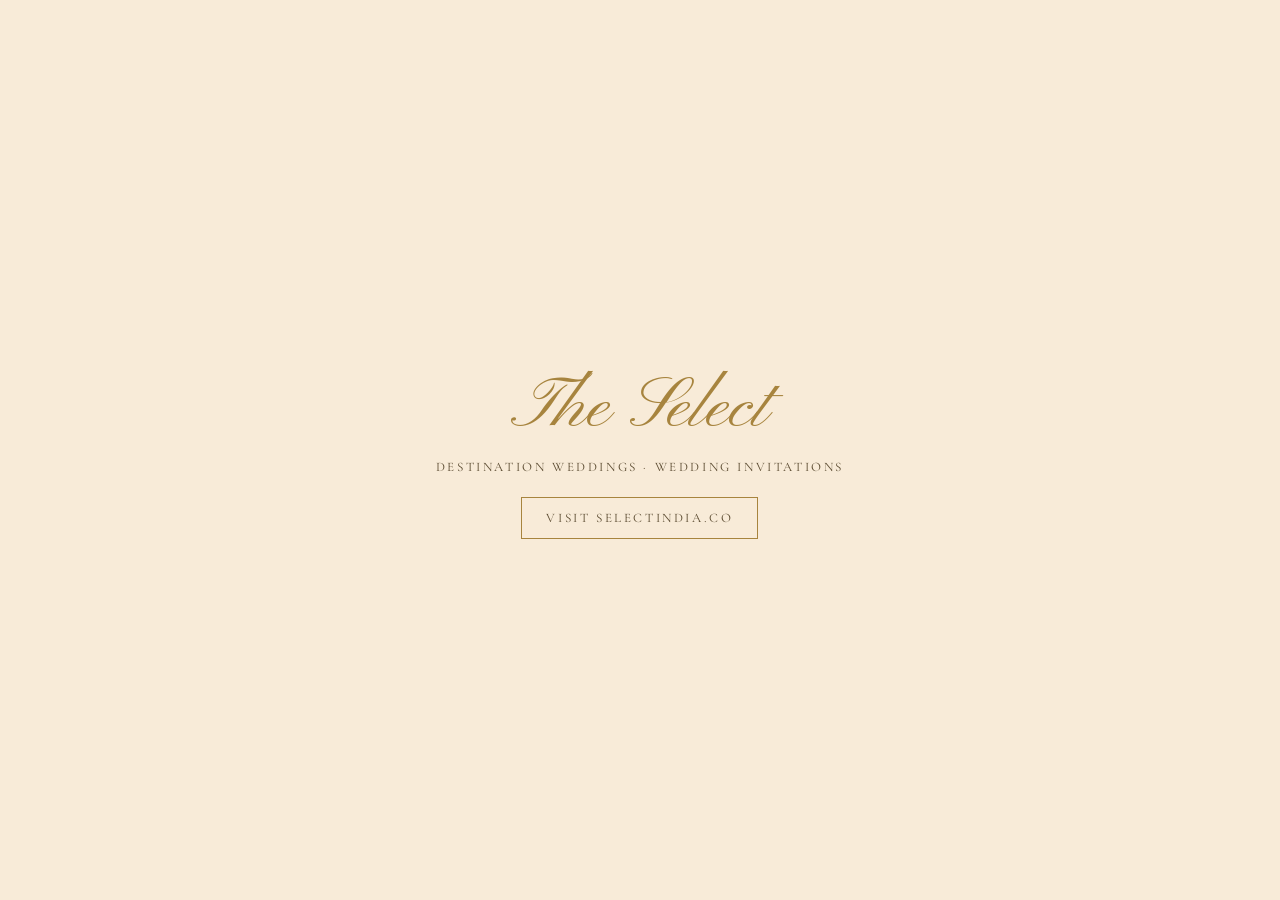
<file: index.html>
<!DOCTYPE html>
<html lang="en">
<head>
<meta charset="utf-8">
<meta name="viewport" content="width=device-width, initial-scale=1">
<meta name="robots" content="noindex, nofollow">
<title>The Select · Wedding Invitations</title>
<link rel="stylesheet" href="https://fonts.googleapis.com/css2?family=Cormorant+Garamond:wght@400;500&family=Pinyon+Script&display=swap">
<style>
  body{margin:0;min-height:100vh;display:grid;place-items:center;background:#F8EBD8;color:#5A4A30;font:400 18px/1.6 "Cormorant Garamond",Georgia,serif;text-align:center;padding:24px;box-sizing:border-box}
  h1{font:400 clamp(44px,9vw,72px)/1.1 "Pinyon Script",cursive;color:#A7843E;margin:0 0 8px}
  p{letter-spacing:.2em;text-transform:uppercase;font-size:13px;margin:0 0 24px}
  a{color:#5A4A30;border:1px solid #A7843E;padding:12px 24px;text-decoration:none;letter-spacing:.2em;text-transform:uppercase;font-size:13px}
</style>
</head>
<body>
  <main>
    <h1>The Select</h1>
    <p>Destination weddings · Wedding invitations</p>
    <a href="https://www.selectindia.co">Visit selectindia.co</a>
  </main>
</body>
</html>
</file>
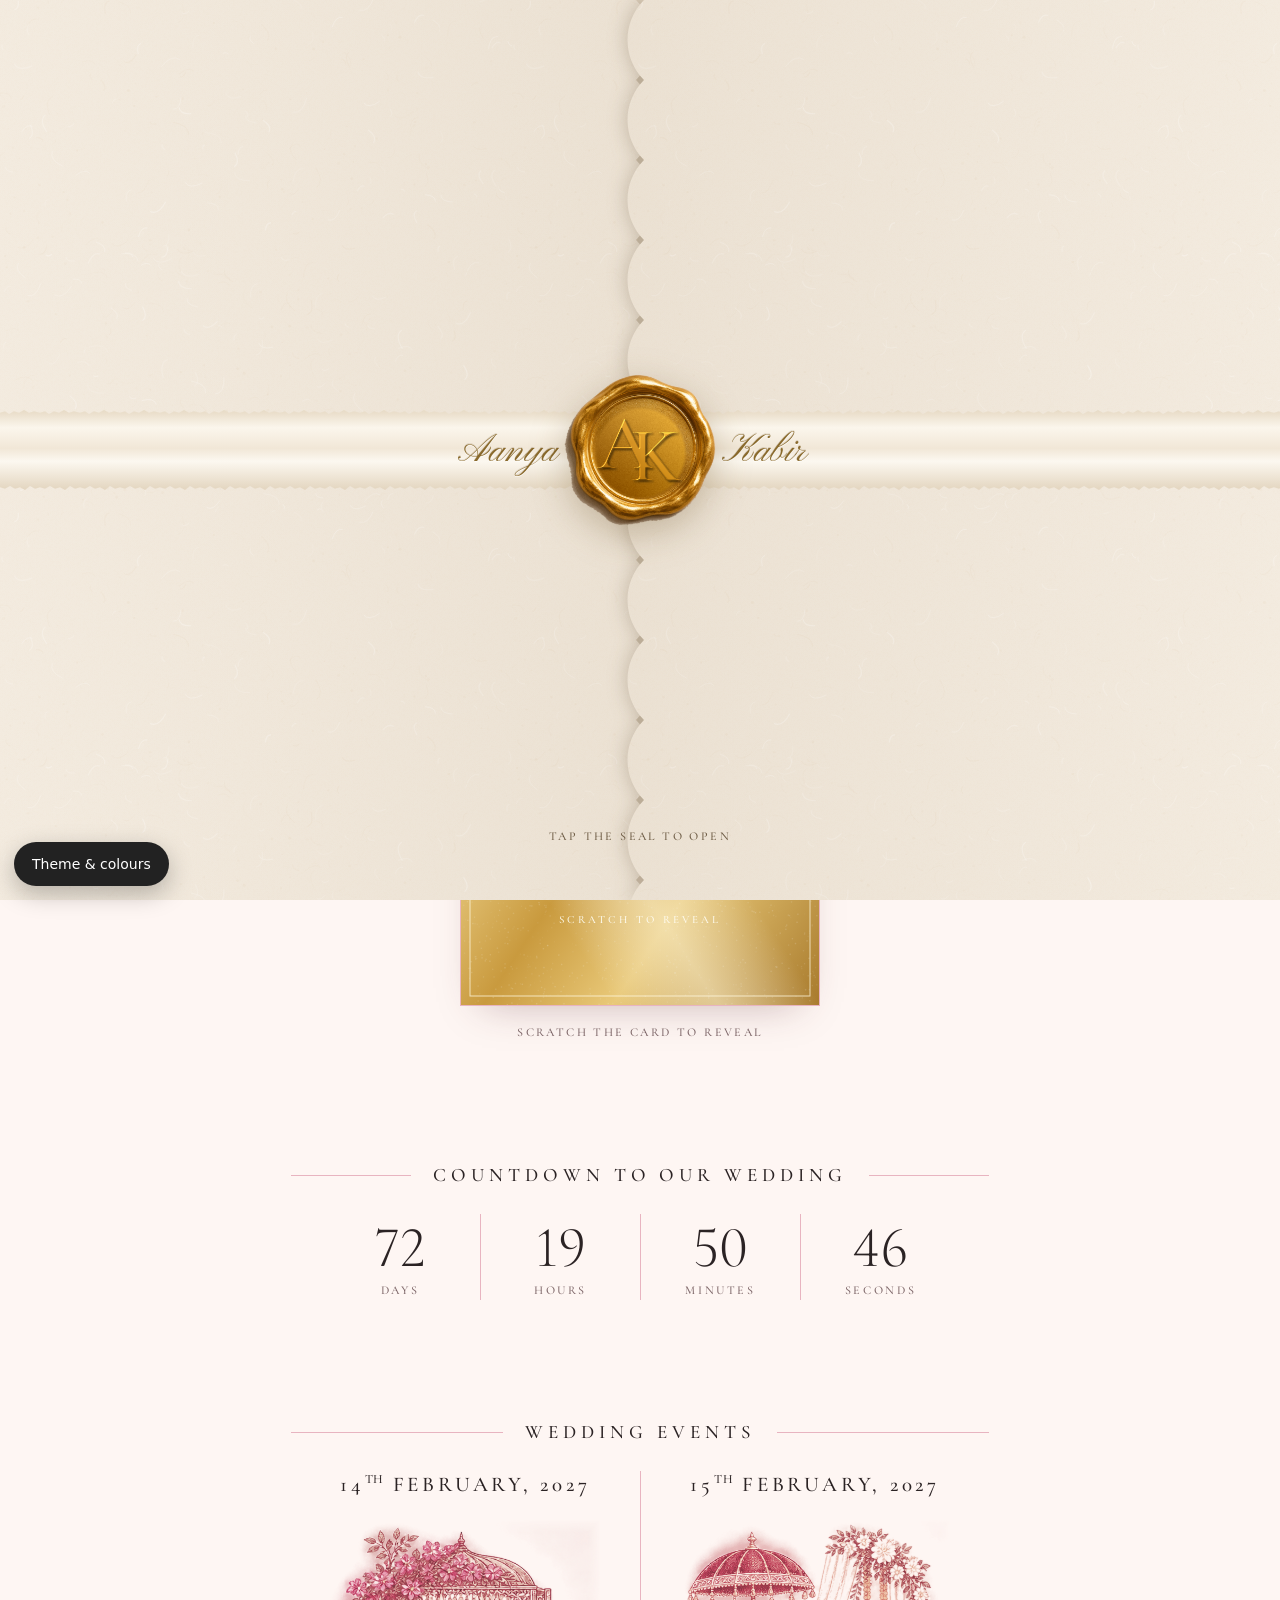
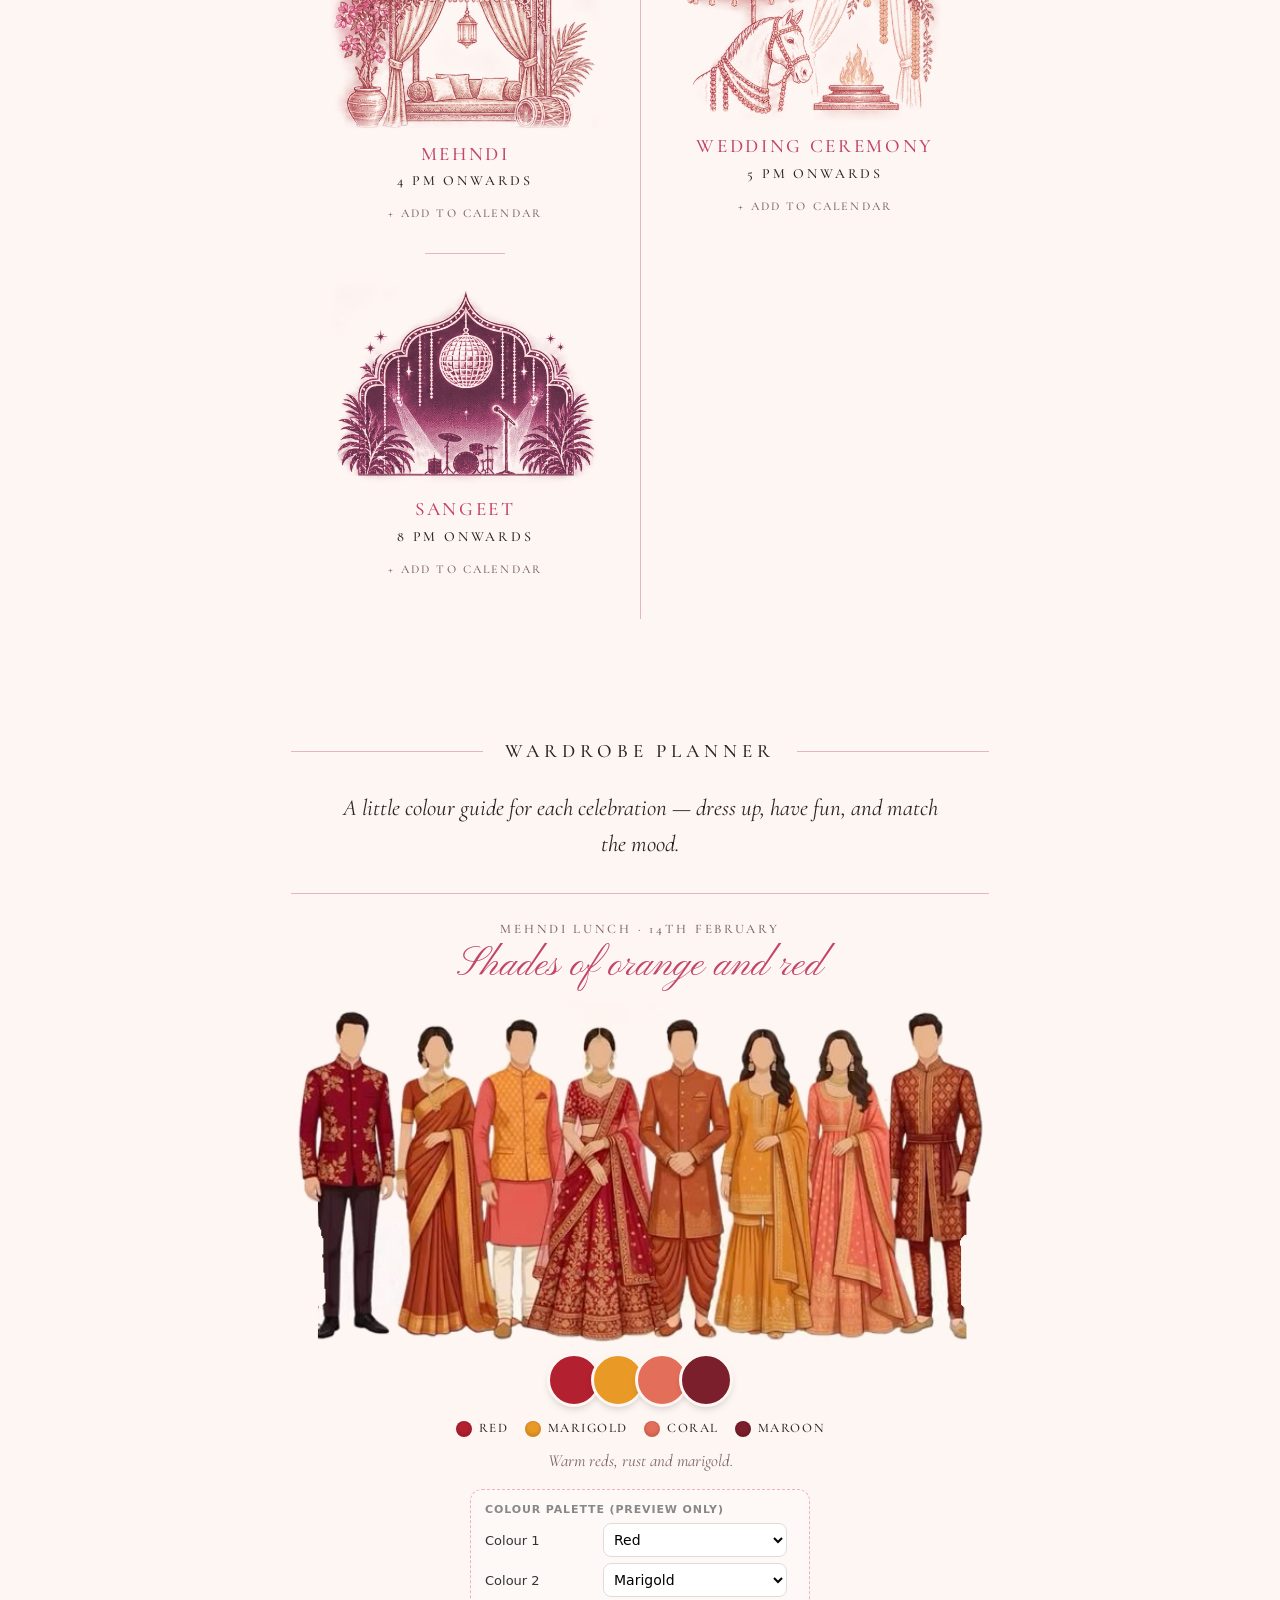
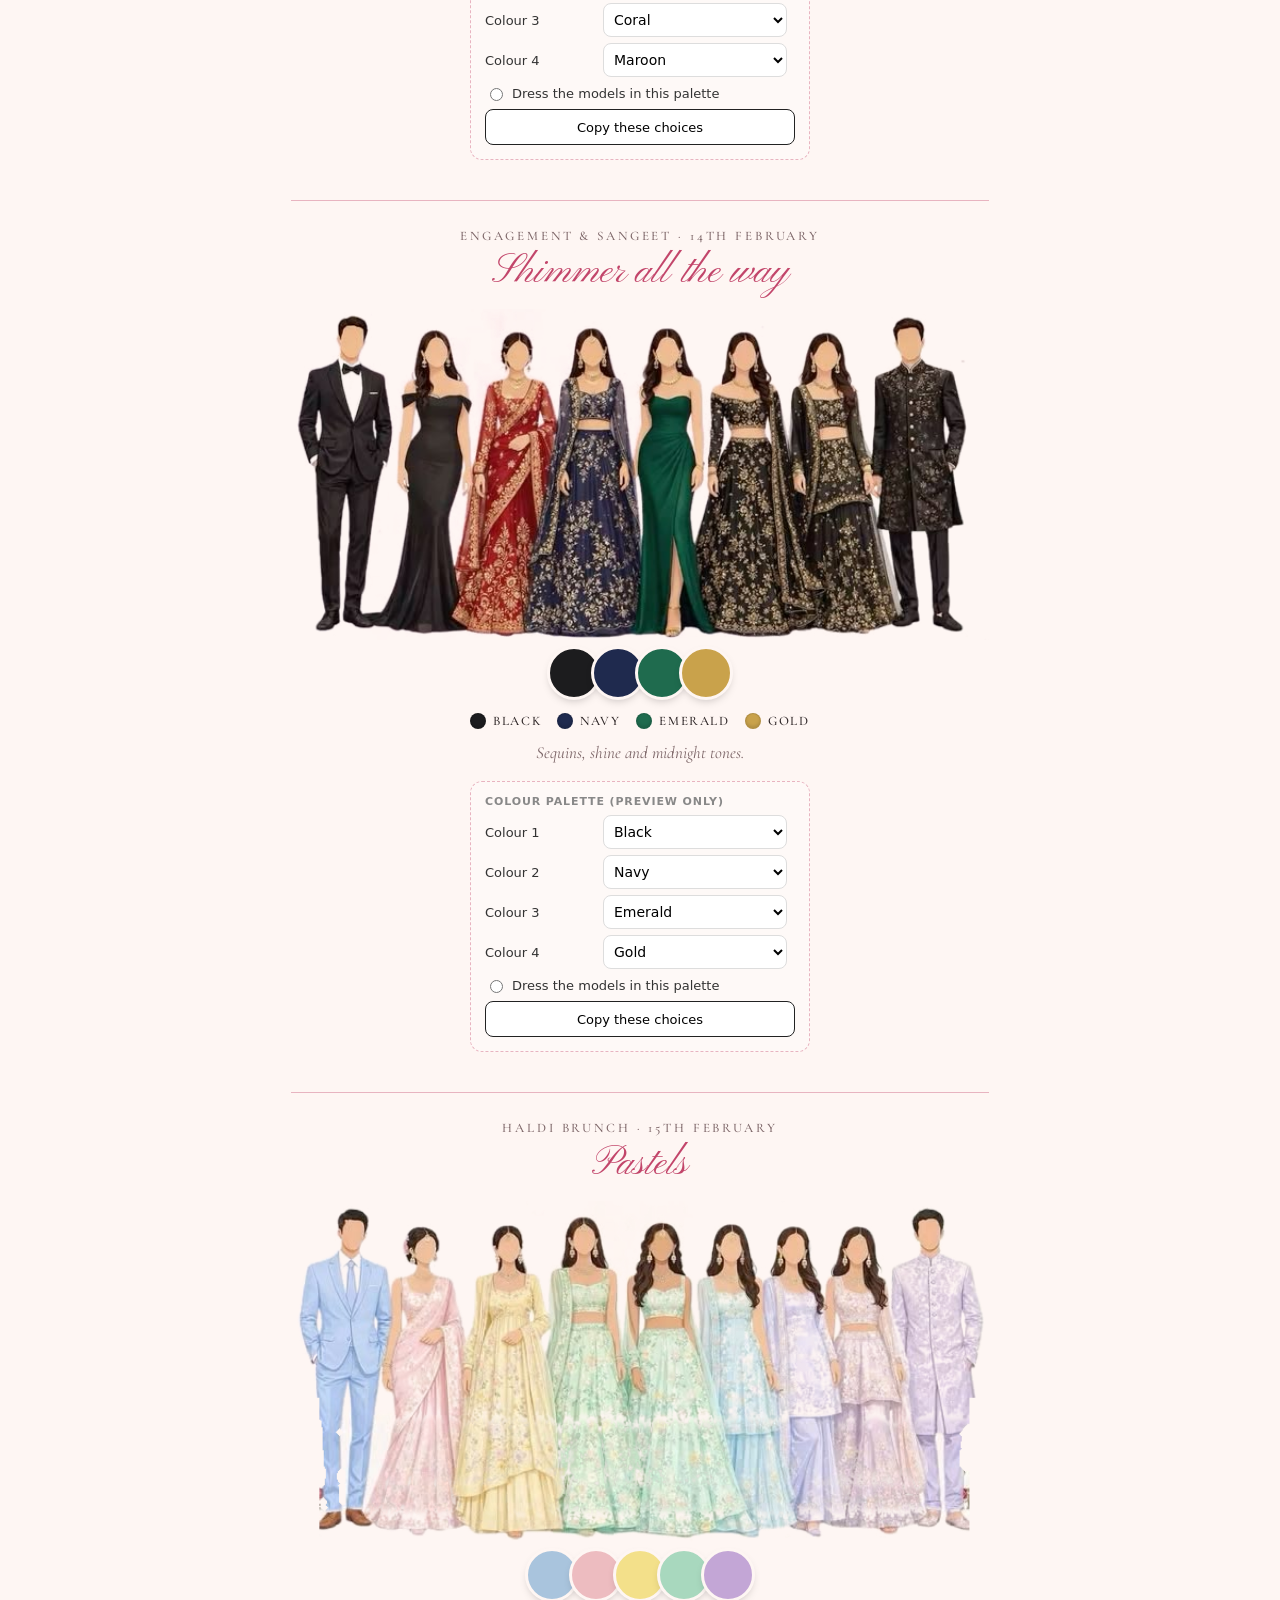
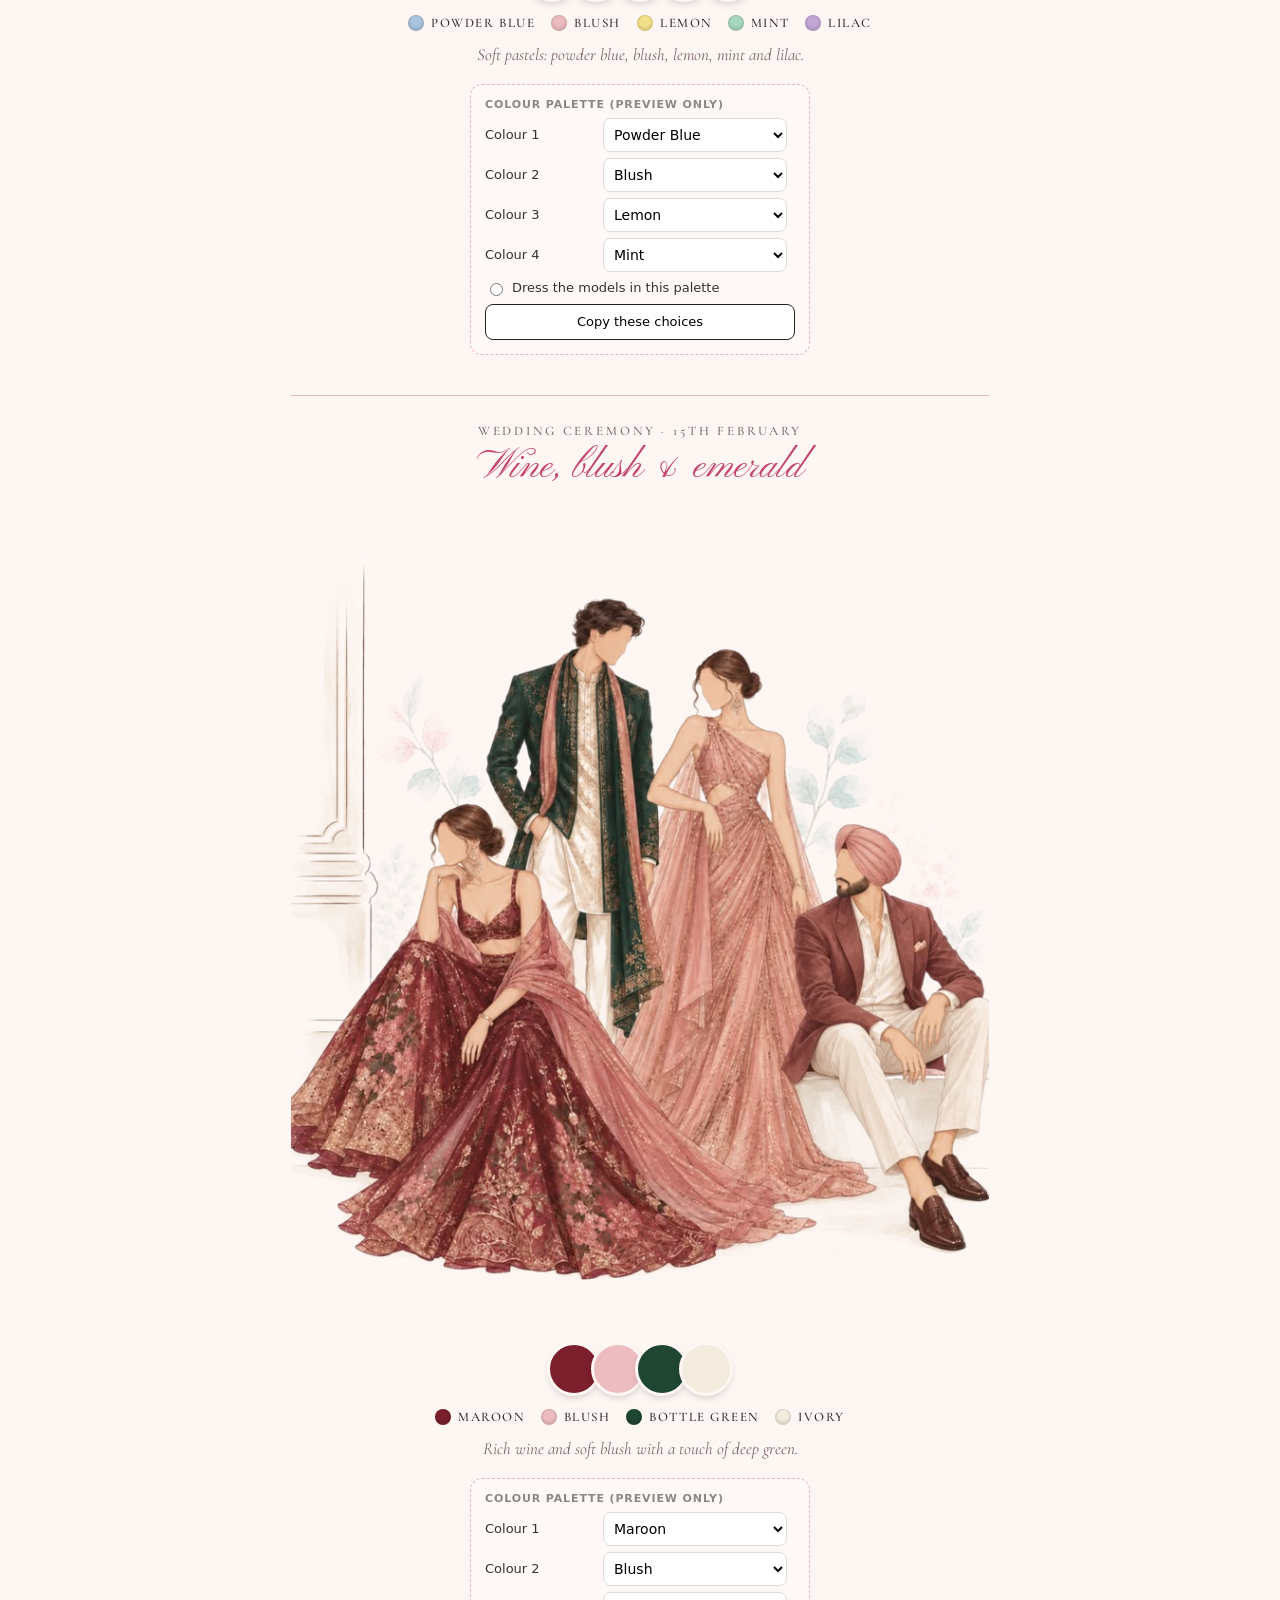
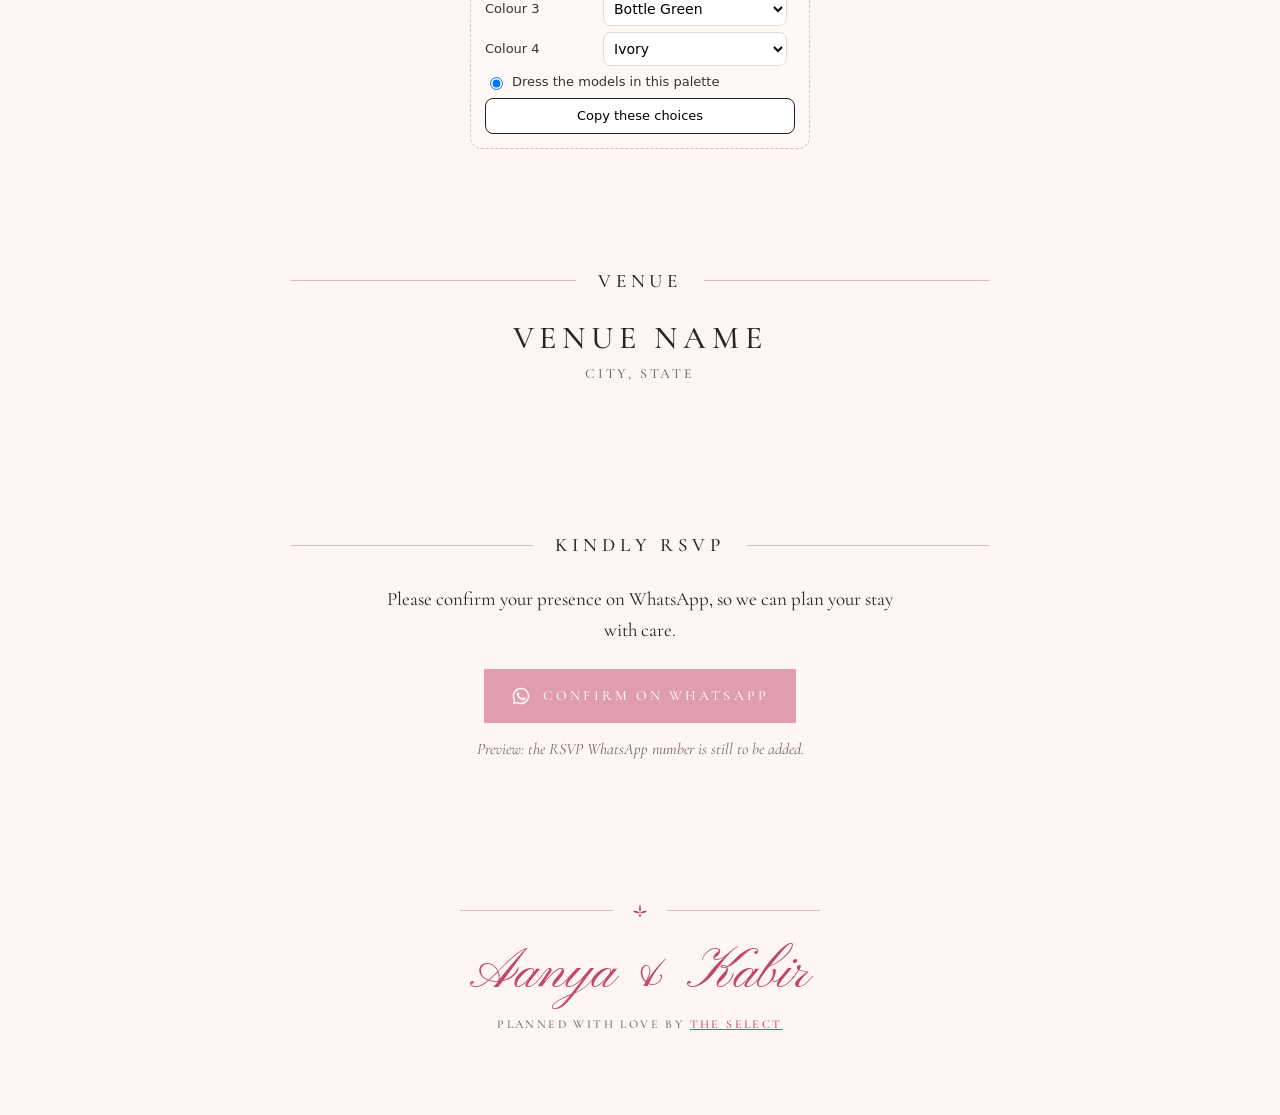
<file: _master/index.html>
<!DOCTYPE html>
<html lang="en">
<head>
<meta charset="utf-8">
<meta name="viewport" content="width=device-width, initial-scale=1">
<meta name="robots" content="noindex, nofollow">
<title>Wedding invitation</title>
<meta name="description" content="You are invited to our wedding.">
<link rel="preconnect" href="https://fonts.googleapis.com">
<link rel="preconnect" href="https://fonts.gstatic.com" crossorigin>
<link rel="stylesheet" href="https://fonts.googleapis.com/css2?family=Cormorant+Garamond:ital,wght@0,300;0,400;0,500;0,600;1,400&family=Pinyon+Script&display=swap">
<link rel="stylesheet" href="style.css?v=20261128141714">
</head>
<body class="locked">

<svg width="0" height="0" style="position:absolute" aria-hidden="true">
  <symbol id="orn" viewBox="0 0 40 24"><path fill="currentColor" d="M20 2c2 4 2 8 0 12-2-4-2-8 0-12Zm0 13c3-3 7-4 11-3-3 3-7 4-11 3Zm0 0c-3-3-7-4-11-3 3 3 7 4 11 3Zm0 1 1.6 3L20 22l-1.6-3Z"/></symbol>
  <symbol id="wa" viewBox="0 0 24 24"><path fill="currentColor" d="M12 2a10 10 0 0 0-8.6 15.1L2 22l5-1.3A10 10 0 1 0 12 2Zm0 18.2a8.2 8.2 0 0 1-4.2-1.2l-.3-.2-3 .8.8-2.9-.2-.3A8.2 8.2 0 1 1 12 20.2Zm4.5-6.1c-.2-.1-1.5-.7-1.7-.8s-.4-.1-.6.1-.7.8-.8 1-.3.2-.5.1a6.7 6.7 0 0 1-3.3-2.9c-.3-.4.2-.4.7-1.4a.4.4 0 0 0 0-.4l-.8-1.8c-.2-.5-.4-.4-.6-.4h-.5a1 1 0 0 0-.7.3 3 3 0 0 0-.9 2.2 5.2 5.2 0 0 0 1.1 2.7 11.8 11.8 0 0 0 4.5 4c1.7.7 2.3.8 3.2.7a2.7 2.7 0 0 0 1.8-1.3 2.2 2.2 0 0 0 .2-1.3c-.1-.1-.2-.2-.5-.3Z"/></symbol>
</svg>

<!-- ============ OPENING: gatefold card, silk ribbon, wax seal ============ -->
<div id="opening" class="opening gf" role="dialog" aria-label="Invitation">
  <div class="gf-door gf-door--l"><div class="gf-face"></div></div>
  <div class="gf-door gf-door--r"><div class="gf-face"></div></div>
  <div class="gf-ribbon gf-ribbon--l"></div>
  <div class="gf-ribbon gf-ribbon--r"></div>
  <svg class="gf-bow" viewBox="0 0 300 260" width="300" height="260" aria-hidden="true">
    <defs>
      <linearGradient id="silk" x1="0" y1="0" x2="1" y2="1"><stop offset="0" stop-color="#FBF6EC"/><stop offset=".45" stop-color="#EFE4D2"/><stop offset=".7" stop-color="#F8F1E5"/><stop offset="1" stop-color="#E2D4BE"/></linearGradient>
      <linearGradient id="silkD" x1="0" y1="0" x2="0" y2="1"><stop offset="0" stop-color="#F4EADB"/><stop offset="1" stop-color="#DCCBB1"/></linearGradient>
      <filter id="silkShadow" x="-20%" y="-20%" width="140%" height="140%"><feDropShadow dx="0" dy="3" stdDeviation="3" flood-color="#6B5434" flood-opacity=".28"/></filter>
    </defs>
    <g filter="url(#silkShadow)">
      <path d="M140 118C112 128 96 170 70 232l-6 4 6 3 4 7 3-6 5 2C102 186 124 150 146 128z" fill="url(#silkD)"/>
      <path d="M160 118C188 128 206 168 236 226l5 5-6 2-3 7-4-6-5 1C202 182 180 148 154 128z" fill="url(#silkD)"/>
      <path d="M146 112C120 82 60 70 46 98c-12 26 34 42 98 26z" fill="url(#silk)"/>
      <path d="M154 112C180 82 240 70 254 98c12 26-34 42-98 26z" fill="url(#silk)"/>
      <path d="M62 96c20-8 52 0 78 18M238 96c-20-8-52 0-78 18" stroke="#D9C8AE" stroke-width="2" fill="none" opacity=".8"/>
      <rect x="132" y="100" width="36" height="34" rx="9" fill="url(#silk)"/>
    </g>
  </svg>
  <div class="gf-centre">
    <p class="opening__dear" data-k="guestLine" hidden></p>
    <button type="button" class="seal" id="seal" aria-label="Open the invitation"><span id="sealArt"></span></button>
  </div>
  <p class="gf-hint caps caps--soft">Tap the seal to open</p>
</div>

<button type="button" id="musicBtn" class="music" aria-label="Pause music" hidden><svg viewBox="0 0 24 24" aria-hidden="true"><path d="M9 18V5l11-2v13" fill="none" stroke="currentColor" stroke-width="1.6" stroke-linecap="round" stroke-linejoin="round"/><circle cx="6.5" cy="18" r="2.6" fill="currentColor"/><circle cx="17.5" cy="16" r="2.6" fill="currentColor"/></svg></button>

<main id="invite">

  <header class="hero" id="top">
    <img class="fl fl--tl" data-floral="tl" alt="">
    <img class="fl fl--tr" data-floral="tr" alt="">
    <nav class="nav" id="nav" aria-label="Sections"></nav>

    <p class="blessing" data-k="blessing"></p>
    <p class="caps">Together with their families</p>
    <h1 class="names">
      <span data-k="couple.first"></span><span class="amp"> &amp; </span><span data-k="couple.second"></span>
    </h1>
    <p class="caps caps--lede" data-k="text.request"></p>
    <div class="orn"><span></span><svg aria-hidden="true"><use href="#orn"/></svg><span></span></div>
    <p class="caps caps--date" data-k="dates.display"></p>

    <figure class="art" id="art"><img id="artImg" alt=""></figure>
  </header>

  <section class="sec" id="welcome">
    <p class="welcome" data-k="text.welcomeBody"></p>
  </section>

  <section class="sec" id="reveal">
    <h2 class="head"><span data-k="text.revealTitle"></span></h2>
    <div class="scratch" id="scratch">
      <div class="scratch__date" id="scratchDate"></div>
      <canvas id="scratchCanvas" aria-label="Scratch to reveal the date"></canvas>
    </div>
    <p class="caps caps--soft scratch__hint" data-k="text.revealHint"></p>
  </section>

  <section class="sec" id="countdown">
    <h2 class="head"><span data-k="text.countdownTitle"></span></h2>
    <div class="count" id="count">
      <div><b data-u="d">00</b><span>Days</span></div>
      <div><b data-u="h">00</b><span>Hours</span></div>
      <div><b data-u="m">00</b><span>Minutes</span></div>
      <div><b data-u="s">00</b><span>Seconds</span></div>
    </div>
    <p class="count__done" id="countDone" hidden>The celebrations have begun</p>
  </section>

  <section class="sec" id="families">
    <h2 class="head"><span data-k="families.title"></span></h2>
    <div class="cols" id="familiesGrid"></div>
  </section>

  <section class="sec" id="events">
    <h2 class="head"><span data-k="text.eventsTitle"></span></h2>
    <div class="cols" id="dayCols"></div>
  </section>

  <section class="sec" id="wardrobe">
    <h2 class="head"><span data-k="text.wardrobeTitle"></span></h2>
    <p class="welcome ward__intro" data-k="text.wardrobeIntro"></p>
    <div class="ward" id="wardList"></div>
  </section>

  <section class="sec" id="venue">
    <h2 class="head"><span>Venue</span></h2>
    <p class="venue__name" data-k="venue.name"></p>
    <p class="caps caps--soft" data-k="venue.city"></p>
    <p class="venue__addr" data-k="venue.address"></p>
    <ul class="notes" id="venueNotes"></ul>
    <a class="btn" id="mapBtn" href="#" target="_blank" rel="noopener">Get directions <span aria-hidden="true">→</span></a>
  </section>

  <section class="sec" id="gallery">
    <h2 class="head"><span>Gallery</span></h2>
    <div class="gal" id="gal">
      <div class="gal__track" id="galTrack"></div>
      <button type="button" class="gal__arrow gal__arrow--p" id="galPrev" aria-label="Previous photo">‹</button>
      <button type="button" class="gal__arrow gal__arrow--n" id="galNext" aria-label="Next photo">›</button>
    </div>
  </section>

  <section class="sec" id="rsvp">
    <h2 class="head"><span data-k="text.rsvpTitle"></span></h2>
    <p class="rsvp__intro" data-k="rsvp.intro"></p>
    <a class="btn btn--solid" id="waBtn" href="#" target="_blank" rel="noopener"><svg aria-hidden="true"><use href="#wa"/></svg><span>Confirm on WhatsApp</span></a>
    <p class="rsvp__alt" id="waAlt"></p>
  </section>

  <section class="sec" id="contacts">
    <h2 class="head"><span>Need anything?</span></h2>
    <div class="cols" id="contactList"></div>
  </section>

  <footer class="foot">
    <img class="fl fl--bl" data-floral="bl" alt="">
    <img class="fl fl--br" data-floral="br" alt="">
    <div class="orn"><span></span><svg aria-hidden="true"><use href="#orn"/></svg><span></span></div>
    <p class="foot__names"><span data-k="couple.first"></span> &amp; <span data-k="couple.second"></span></p>
    <p class="caps caps--soft foot__by">Planned with love by <a href="https://www.instagram.com/theselectevents/" target="_blank" rel="noopener">The Select</a></p>
  </footer>
</main>

<aside id="studio" class="studio" hidden>
  <button type="button" class="studio__toggle" id="studioToggle" aria-expanded="false">Theme &amp; colours</button>
  <div class="studio__panel" id="studioPanel" hidden>
    <p class="studio__h">Theme</p>
    <div class="studio__row" id="packList"></div>
    <div class="studio__row studio__row--chips"><button type="button" id="replayBtn">↺ Replay the opening</button></div>
    <p class="studio__h">Background colour (text adapts automatically)</p>
    <div class="studio__row studio__row--bg" id="bgList"></div>
    <p class="studio__h">Opening card colour</p>
    <div class="studio__row studio__row--bg" id="doorList"></div>
    <p class="studio__h">…or a colour palette</p>
    <div class="studio__row" id="palList"></div>
    <p class="studio__h">Event illustrations</p>
    <div class="studio__row studio__row--chips" id="artList"></div>
    <p class="studio__h">Event emblem colour (events without an illustration)</p>
    <div class="studio__row studio__row--chips" id="iconList"></div>
    <p class="studio__note">Preview only — guests never see this panel.</p>
  </div>
</aside>

<audio id="music" loop preload="none"></audio>
<script src="wedding.js?v=20261128141714"></script>
<script src="flourish.js?v=20261128141714"></script>
<script src="themes.js?v=20261128141714"></script>
<script src="app.js?v=20261128141714"></script>
</body>
</html>
</file>
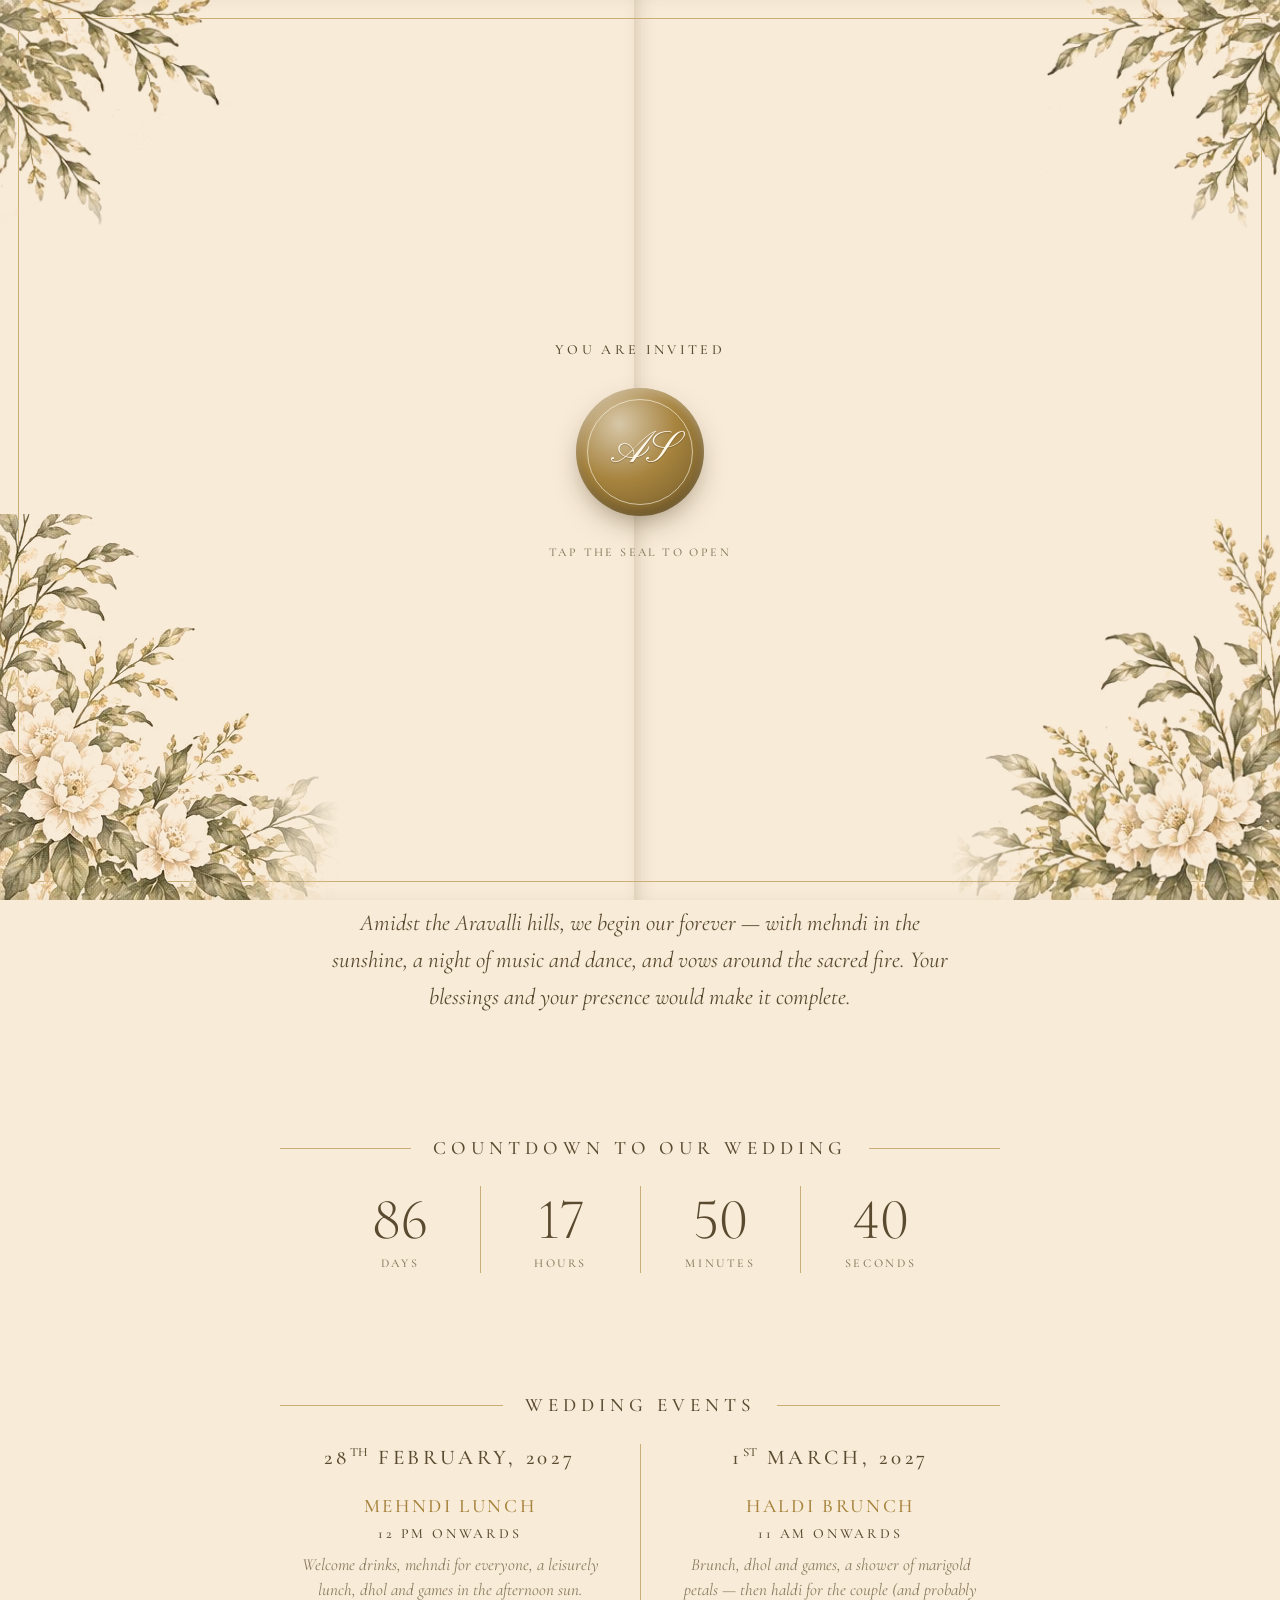
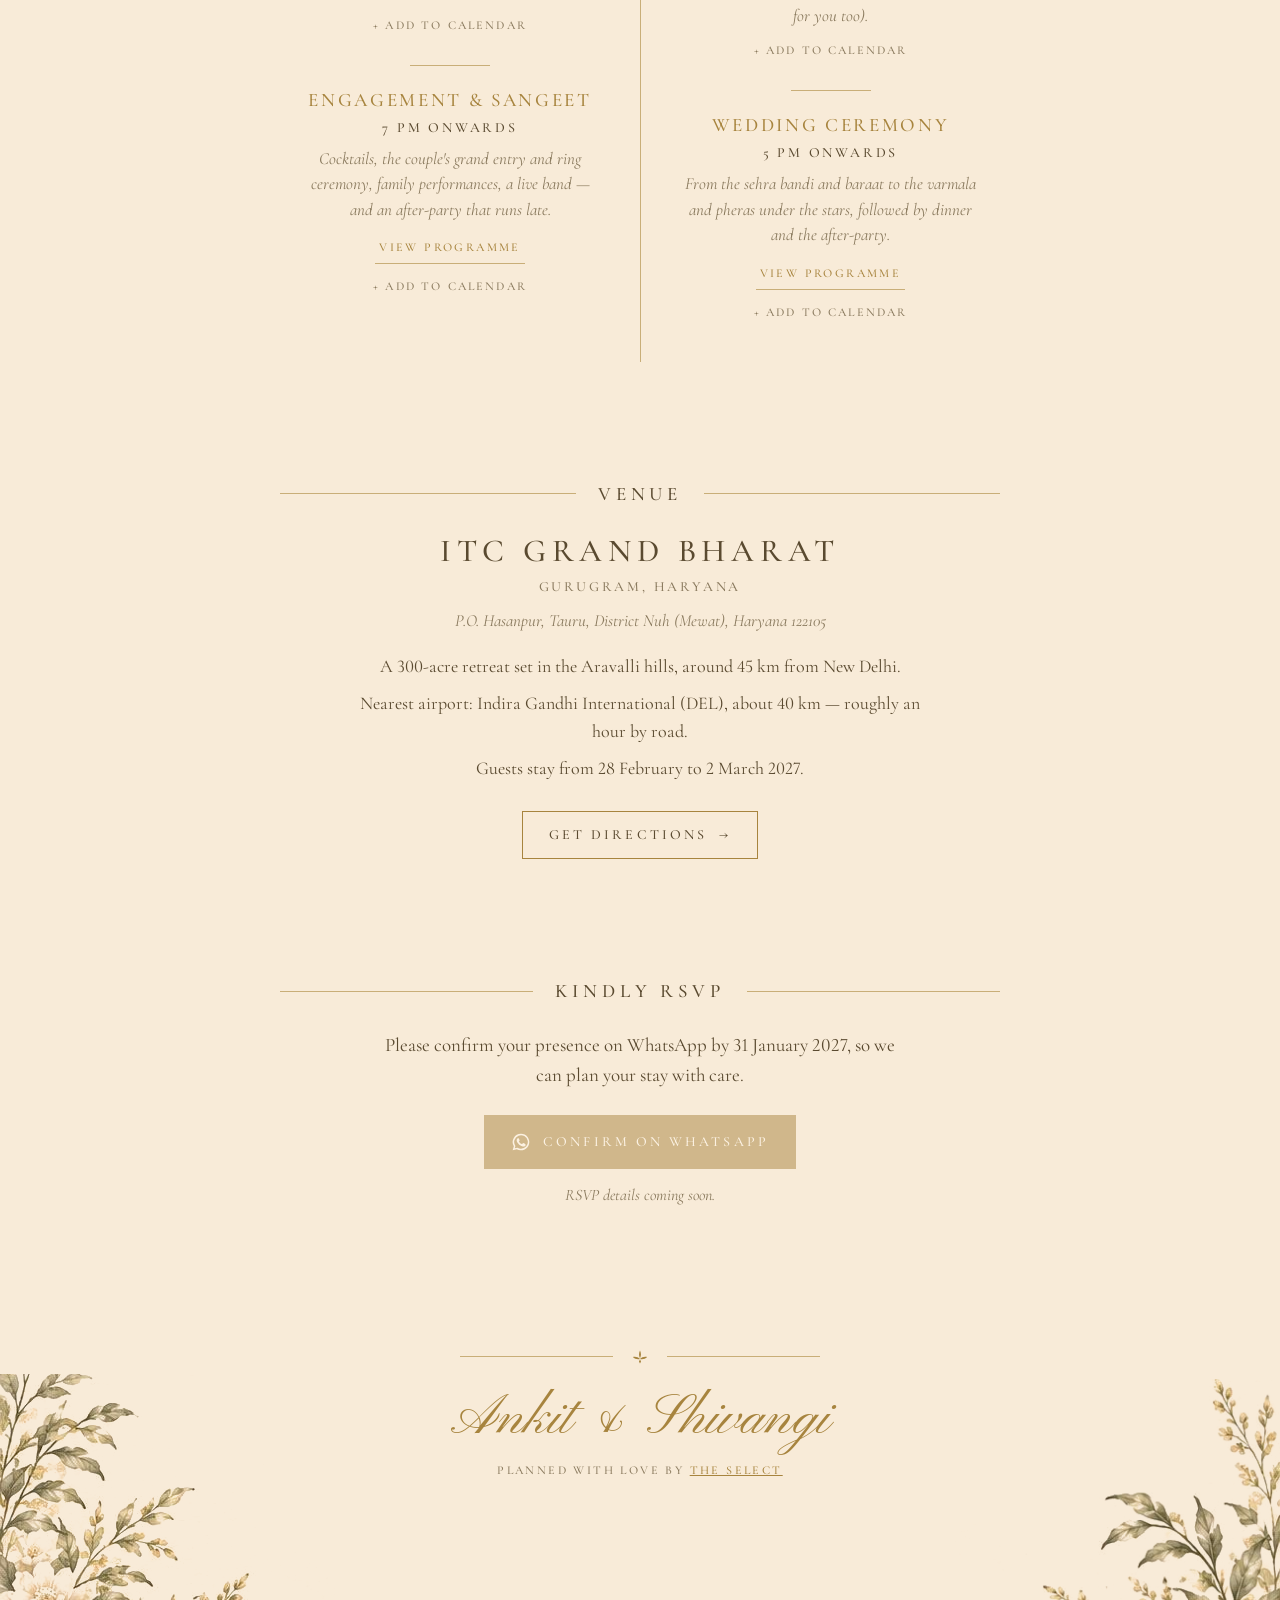
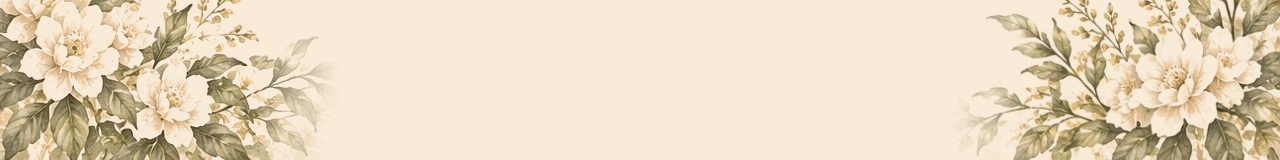
<file: ankit-shivangi/index.html>
<!DOCTYPE html>
<html lang="en">
<head>
<meta charset="utf-8">
<meta name="viewport" content="width=device-width, initial-scale=1">
<meta name="robots" content="noindex, nofollow">
<title>Wedding invitation</title>
<meta name="description" content="You are invited to our wedding.">
<link rel="preconnect" href="https://fonts.googleapis.com">
<link rel="preconnect" href="https://fonts.gstatic.com" crossorigin>
<link rel="stylesheet" href="https://fonts.googleapis.com/css2?family=Cormorant+Garamond:ital,wght@0,300;0,400;0,500;0,600;1,400&family=Pinyon+Script&display=swap">
<link rel="stylesheet" href="style.css">
</head>
<body class="locked">

<svg width="0" height="0" style="position:absolute" aria-hidden="true">
  <symbol id="orn" viewBox="0 0 40 24"><path fill="currentColor" d="M20 2c2 4 2 8 0 12-2-4-2-8 0-12Zm0 13c3-3 7-4 11-3-3 3-7 4-11 3Zm0 0c-3-3-7-4-11-3 3 3 7 4 11 3Zm0 1 1.6 3L20 22l-1.6-3Z"/></symbol>
  <symbol id="wa" viewBox="0 0 24 24"><path fill="currentColor" d="M12 2a10 10 0 0 0-8.6 15.1L2 22l5-1.3A10 10 0 1 0 12 2Zm0 18.2a8.2 8.2 0 0 1-4.2-1.2l-.3-.2-3 .8.8-2.9-.2-.3A8.2 8.2 0 1 1 12 20.2Zm4.5-6.1c-.2-.1-1.5-.7-1.7-.8s-.4-.1-.6.1-.7.8-.8 1-.3.2-.5.1a6.7 6.7 0 0 1-3.3-2.9c-.3-.4.2-.4.7-1.4a.4.4 0 0 0 0-.4l-.8-1.8c-.2-.5-.4-.4-.6-.4h-.5a1 1 0 0 0-.7.3 3 3 0 0 0-.9 2.2 5.2 5.2 0 0 0 1.1 2.7 11.8 11.8 0 0 0 4.5 4c1.7.7 2.3.8 3.2.7a2.7 2.7 0 0 0 1.8-1.3 2.2 2.2 0 0 0 .2-1.3c-.1-.1-.2-.2-.5-.3Z"/></symbol>
</svg>

<!-- ============ OPENING ============ -->
<div id="opening" class="opening" role="dialog" aria-label="Invitation">
  <div class="door door--l"></div>
  <div class="door door--r"></div>
  <img class="fl fl--tl" data-floral="tl" alt="">
  <img class="fl fl--tr" data-floral="tr" alt="">
  <img class="fl fl--bl" data-floral="bl" alt="">
  <img class="fl fl--br" data-floral="br" alt="">
  <div class="opening__centre">
    <p class="opening__dear" data-k="guestLine" hidden></p>
    <p class="caps">You are invited</p>
    <button type="button" class="seal" id="seal" aria-label="Open the invitation">
      <span class="seal__ring"></span>
      <span class="seal__mono" data-k="couple.monogram"></span>
    </button>
    <p class="caps caps--soft opening__hint">Tap the seal to open</p>
  </div>
</div>

<button type="button" id="musicBtn" class="music" aria-label="Pause music" hidden><span></span><span></span><span></span></button>

<main id="invite">

  <header class="hero" id="top">
    <img class="fl fl--tl" data-floral="tl" alt="">
    <img class="fl fl--tr" data-floral="tr" alt="">
    <nav class="nav" id="nav" aria-label="Sections"></nav>

    <p class="blessing" data-k="blessing"></p>
    <p class="caps">Together with their families</p>
    <h1 class="names">
      <span data-k="couple.first"></span><span class="amp"> &amp; </span><span data-k="couple.second"></span>
    </h1>
    <p class="caps caps--lede" data-k="text.request"></p>
    <div class="orn"><span></span><svg aria-hidden="true"><use href="#orn"/></svg><span></span></div>
    <p class="caps caps--date" data-k="dates.display"></p>

    <figure class="art" id="art"><img id="artImg" alt=""></figure>
  </header>

  <section class="sec" id="welcome">
    <p class="welcome" data-k="text.welcomeBody"></p>
  </section>

  <section class="sec" id="countdown">
    <h2 class="head"><span data-k="text.countdownTitle"></span></h2>
    <div class="count" id="count">
      <div><b data-u="d">00</b><span>Days</span></div>
      <div><b data-u="h">00</b><span>Hours</span></div>
      <div><b data-u="m">00</b><span>Minutes</span></div>
      <div><b data-u="s">00</b><span>Seconds</span></div>
    </div>
    <p class="count__done" id="countDone" hidden>The celebrations have begun</p>
  </section>

  <section class="sec" id="families">
    <h2 class="head"><span data-k="families.title"></span></h2>
    <div class="cols" id="familiesGrid"></div>
  </section>

  <section class="sec" id="events">
    <h2 class="head"><span data-k="text.eventsTitle"></span></h2>
    <div class="cols" id="dayCols"></div>
  </section>

  <section class="sec" id="venue">
    <h2 class="head"><span>Venue</span></h2>
    <p class="venue__name" data-k="venue.name"></p>
    <p class="caps caps--soft" data-k="venue.city"></p>
    <p class="venue__addr" data-k="venue.address"></p>
    <ul class="notes" id="venueNotes"></ul>
    <a class="btn" id="mapBtn" href="#" target="_blank" rel="noopener">Get directions <span aria-hidden="true">→</span></a>
  </section>

  <section class="sec" id="gallery">
    <h2 class="head"><span>Gallery</span></h2>
    <div class="gal" id="gal">
      <div class="gal__track" id="galTrack"></div>
      <button type="button" class="gal__arrow gal__arrow--p" id="galPrev" aria-label="Previous photo">‹</button>
      <button type="button" class="gal__arrow gal__arrow--n" id="galNext" aria-label="Next photo">›</button>
    </div>
  </section>

  <section class="sec" id="rsvp">
    <h2 class="head"><span data-k="text.rsvpTitle"></span></h2>
    <p class="rsvp__intro" data-k="rsvp.intro"></p>
    <a class="btn btn--solid" id="waBtn" href="#" target="_blank" rel="noopener"><svg aria-hidden="true"><use href="#wa"/></svg><span>Confirm on WhatsApp</span></a>
    <p class="rsvp__alt" id="waAlt"></p>
  </section>

  <section class="sec" id="contacts">
    <h2 class="head"><span>Need anything?</span></h2>
    <div class="cols" id="contactList"></div>
  </section>

  <footer class="foot">
    <img class="fl fl--bl" data-floral="bl" alt="">
    <img class="fl fl--br" data-floral="br" alt="">
    <div class="orn"><span></span><svg aria-hidden="true"><use href="#orn"/></svg><span></span></div>
    <p class="foot__names"><span data-k="couple.first"></span> &amp; <span data-k="couple.second"></span></p>
    <p class="caps caps--soft foot__by">Planned with love by <a href="https://www.selectindia.co" target="_blank" rel="noopener">The Select</a></p>
  </footer>
</main>

<aside id="studio" class="studio" hidden>
  <button type="button" class="studio__toggle" id="studioToggle" aria-expanded="false">Colours</button>
  <div class="studio__panel" id="studioPanel" hidden>
    <p class="studio__h">Colour palette</p>
    <div class="studio__row" id="palList"></div>
    <p class="studio__note">Preview only — guests never see this panel.</p>
  </div>
</aside>

<audio id="music" loop preload="none"></audio>
<script src="wedding.js"></script>
<script src="app.js"></script>
</body>
</html>
</file>
<file: _master/style.css>
/* VOICE   quiet luxury — a printed watercolour invitation on warm paper
   IDEA    the reference card: centred engraved capitals, gold script names, sage florals in the corners
   PICTURE the couple's own watercolour of the venue, feathered into the paper
   COLOUR  per-wedding palette (app.js → PALETTES): paper, gold, line, sage, ink
   TYPE    Pinyon Script for names, Cormorant Garamond spaced capitals for everything else
   LAYOUT  one centred column ≤ 880px; thin rules with headings; two event columns that stack on phones */

:root{
  color-scheme:light;
  --paper:#FEF6F3; --paper2:#F9E3E4; --gold:#C2456A; --line:#E8B4C0; --sage:#8FAE5A; --ink:#2B2324; --muted:#7D6668; --btn-ink:#FFF5F6;
  --serif:"Cormorant Garamond",Georgia,serif;
  --script:"Pinyon Script","Cormorant Garamond",cursive;
}
*{box-sizing:border-box;min-width:0}
html{scroll-behavior:smooth;background:var(--paper);scroll-padding-top:20px}
body{margin:0;color:var(--ink);font:400 19px/1.6 var(--serif);font-feature-settings:"lnum" 1;-webkit-font-smoothing:antialiased;overflow-x:clip;
  background:
    radial-gradient(120% 60% at 50% 0%,color-mix(in srgb,var(--paper) 60%,var(--hi,#fff)) 0%,transparent 60%),
    radial-gradient(90% 50% at 50% 100%,var(--paper2) 0%,transparent 70%),
    var(--paper)}
body.locked{overflow:hidden;height:100vh}
img{max-width:100%;display:block}
[hidden]{display:none!important}

/* paper grain */
body::before{content:"";position:fixed;inset:0;pointer-events:none;z-index:0;opacity:.35;mix-blend-mode:multiply;
  background-image:url("data:image/svg+xml,%3Csvg xmlns='http://www.w3.org/2000/svg' width='180' height='180'%3E%3Cfilter id='n'%3E%3CfeTurbulence type='fractalNoise' baseFrequency='.9' numOctaves='2' stitchTiles='stitch'/%3E%3CfeColorMatrix values='0 0 0 0 .55 0 0 0 0 .47 0 0 0 0 .35 0 0 0 .09 0'/%3E%3C/filter%3E%3Crect width='100%25' height='100%25' filter='url(%23n)'/%3E%3C/svg%3E")}
main,.opening{position:relative;z-index:1}

/* ---------- type ---------- */
.caps{font:500 14px/1.7 var(--serif);letter-spacing:.24em;text-transform:uppercase;color:var(--ink);margin:0}
.caps--soft{color:var(--muted);letter-spacing:.2em}
.caps--lede{font-size:clamp(14px,1.9vw,17px);max-width:560px;margin:4px auto 0;color:var(--ink)}
.caps--date{font-size:clamp(17px,2.6vw,24px);letter-spacing:.2em;color:var(--ink);font-weight:500}
.names{font:400 clamp(58px,10.5vw,112px)/1.15 var(--script);color:var(--gold);margin:6px 0 4px;letter-spacing:0;
  background:linear-gradient(100deg,var(--gold) 0%,color-mix(in srgb,var(--gold) 70%,#fff) 45%,var(--gold) 60%,color-mix(in srgb,var(--gold) 85%,#000) 100%);
  -webkit-background-clip:text;background-clip:text;-webkit-text-fill-color:transparent}
.names .amp{white-space:pre;font:italic 400 .62em/1 var(--serif);vertical-align:.12em}
.blessing{font:500 15px/1.4 var(--serif);color:var(--gold);letter-spacing:.08em;margin:0 0 14px}
.orn{display:flex;align-items:center;justify-content:center;gap:14px;margin:22px auto;max-width:360px;color:var(--gold)}
.orn span{flex:1;height:1px;background:var(--line)}
.orn svg{width:26px;height:16px}

/* headings between rules: ——— TITLE ——— */
.head{display:flex;align-items:center;gap:22px;margin:0 auto 26px;max-width:720px;font:500 clamp(15px,2vw,19px)/1.3 var(--serif);letter-spacing:.26em;text-transform:uppercase;color:var(--ink)}
.head::before,.head::after{content:"";flex:1;height:1px;background:var(--line)}

.btn{display:inline-flex;align-items:center;justify-content:center;gap:12px;min-height:48px;padding:0 26px;border:1px solid var(--gold);background:transparent;color:var(--ink);
  font:500 14px/1 var(--serif);letter-spacing:.22em;text-transform:uppercase;text-decoration:none;cursor:pointer;transition:background .25s,color .25s}
.btn:hover{background:var(--gold);color:var(--btn-ink)}
.btn:focus-visible{outline:2px solid var(--gold);outline-offset:4px}
.btn--solid{background:var(--gold);color:var(--btn-ink);min-height:54px}
.btn--solid:hover{background:color-mix(in srgb,var(--gold) 82%,#000)}
.btn svg{width:20px;height:20px}

/* ---------- florals ---------- */
.fl{position:absolute;pointer-events:none;z-index:0;width:clamp(120px,22vw,250px);height:auto}
.fl--tl{top:0;left:0}.fl--tr{top:0;right:0}
.fl--bl{bottom:0;left:0;width:clamp(150px,28vw,340px);-webkit-mask-image:linear-gradient(90deg,#000 72%,transparent);mask-image:linear-gradient(90deg,#000 72%,transparent)}
.fl--br{bottom:0;right:0;width:clamp(150px,28vw,330px);-webkit-mask-image:linear-gradient(270deg,#000 72%,transparent);mask-image:linear-gradient(270deg,#000 72%,transparent)}
.fl--tl{-webkit-mask-image:linear-gradient(180deg,#000 80%,transparent);mask-image:linear-gradient(180deg,#000 80%,transparent)}.fl--tr{-webkit-mask-image:linear-gradient(180deg,#000 80%,transparent);mask-image:linear-gradient(180deg,#000 80%,transparent)}

/* ---------- opening ---------- */
.opening{position:fixed;inset:0;z-index:50;display:grid;place-items:center;overflow:hidden}
.door{position:absolute;top:0;bottom:0;width:50.5%;background:var(--paper);transition:transform 1.5s cubic-bezier(.7,0,.2,1)}
.door::after{content:"";position:absolute;inset:18px;border:1px solid var(--line)}
.door--l{left:0;box-shadow:inset -12px 0 24px -16px rgba(80,60,20,.35)}.door--l::after{right:0;border-right:0}
.door--r{right:0;box-shadow:inset 12px 0 24px -16px rgba(80,60,20,.35)}.door--r::after{left:0;border-left:0}
.opening .fl{z-index:1;transition:opacity .6s}
.opening.open .door--l{transform:translateX(-102%)}
.opening.open .door--r{transform:translateX(102%)}
.opening.open .opening__centre,.opening.open .fl{opacity:0}
.opening.gone{display:none}
.opening__centre{position:relative;z-index:2;text-align:center;transition:opacity .6s;padding:24px}
.opening__dear{font:italic 400 20px/1.4 var(--serif);color:var(--muted);margin:0 0 10px}
.opening__hint{margin-top:26px;font-size:12px;animation:breathe 2.6s ease-in-out infinite}
.seal{position:relative;display:block;width:clamp(150px,34vw,180px);aspect-ratio:1;margin:18px auto 0;padding:0;border:0;background:none;cursor:pointer;transition:transform .3s ease;-webkit-tap-highlight-color:transparent}
.seal svg{display:block;width:100%;height:100%;overflow:visible}
.seal:hover{transform:scale(1.04) rotate(-2deg)}
.seal:active{transform:scale(.97)}
.seal:focus-visible{outline:2px solid var(--gold);outline-offset:4px;border-radius:50%}
.opening.open .seal{transform:scale(1.15);transition:transform .6s ease}
@keyframes breathe{50%{opacity:.35}}

.music{position:fixed;right:16px;bottom:16px;z-index:40;width:48px;height:48px;border-radius:50%;border:1px solid var(--line);background:color-mix(in srgb,var(--paper) 92%,var(--hi,#fff));color:var(--gold);display:grid;place-items:center;cursor:pointer;box-shadow:0 6px 18px -8px rgba(80,60,20,.45)}
.music svg{width:22px;height:22px;animation:spinNote 6s linear infinite}
.music.off svg{animation:none;opacity:.45}
.music.off::after{content:"";position:absolute;width:26px;height:1.5px;background:var(--gold);transform:rotate(-45deg)}
@keyframes spinNote{50%{transform:scale(1.08)}}

/* ---------- hero ---------- */
.hero{position:relative;text-align:center;padding:26px 20px 0;overflow:hidden}
.hero>*:not(.fl){position:relative;z-index:1}
.nav{display:flex;flex-wrap:wrap;justify-content:center;margin:0 auto 44px;max-width:640px}
.nav a{font:500 12px/1 var(--serif);letter-spacing:.2em;text-transform:uppercase;color:var(--ink);text-decoration:none;padding:12px 18px;position:relative}
.nav a+a::before{content:"";position:absolute;left:0;top:10px;bottom:10px;width:1px;background:var(--line)}
.nav a:hover{color:var(--gold)}
.art{margin:34px auto 0;max-width:1100px}
.art img{width:100%;height:auto;
  -webkit-mask-image:linear-gradient(90deg,transparent 0,#000 9%,#000 91%,transparent 100%),linear-gradient(180deg,transparent 0,#000 16%,#000 82%,transparent 100%);
  -webkit-mask-composite:source-in;mask-image:linear-gradient(90deg,transparent 0,#000 9%,#000 91%,transparent 100%),linear-gradient(180deg,transparent 0,#000 16%,#000 82%,transparent 100%);mask-composite:intersect}

/* ---------- sections ---------- */
.sec{text-align:center;padding:clamp(34px,6vw,60px) max(5vw,20px);max-width:960px;margin:0 auto}
.welcome{max-width:620px;margin:0 auto;font:italic 400 clamp(19px,2.4vw,23px)/1.6 var(--serif);color:var(--ink);text-wrap:pretty}

.count{display:grid;grid-template-columns:repeat(4,minmax(0,1fr));max-width:640px;margin:0 auto}
.count div{padding:4px 6px}
.count div+div{border-left:1px solid var(--line)}
.count b{display:block;font:300 clamp(40px,7vw,58px)/1.05 var(--serif);color:var(--ink);font-feature-settings:"lnum" 1}
.count span{display:block;margin-top:6px;font:500 12px/1 var(--serif);letter-spacing:.22em;text-transform:uppercase;color:var(--muted)}
.count__done{font:italic 400 24px var(--serif);color:var(--gold)}

.cols{display:grid;grid-template-columns:repeat(auto-fit,minmax(260px,1fr));max-width:760px;margin:0 auto}
.cols>div{padding:0 26px 10px}
.cols>div+div{border-left:1px solid var(--line)}
.day__date{font:500 clamp(17px,2.2vw,21px)/1.3 var(--serif);letter-spacing:.18em;text-transform:uppercase;margin:0 0 22px}
.day__date sup{font-size:.6em;letter-spacing:.05em}
.ev{margin:0 0 26px}
.ev+.ev{padding-top:22px;position:relative}
.ev+.ev::before{content:"";position:absolute;top:0;left:50%;width:80px;margin-left:-40px;height:1px;background:var(--line)}
.ev h3{font:500 clamp(17px,2vw,19px)/1.35 var(--serif);letter-spacing:.14em;text-transform:uppercase;color:var(--gold);margin:0 0 4px}
.ev__time{font:500 14px/1.5 var(--serif);letter-spacing:.2em;text-transform:uppercase;margin:0}
.ev__note{font:italic 400 17px/1.5 var(--serif);color:var(--muted);margin:8px auto 0;max-width:300px}
.ev__dress{font:500 13px/1.5 var(--serif);letter-spacing:.14em;text-transform:uppercase;color:var(--muted);margin:6px 0 0}
.ev details{margin-top:8px}
.ev summary{display:inline-block;cursor:pointer;list-style:none;font:500 12px/1 var(--serif);letter-spacing:.2em;text-transform:uppercase;color:var(--gold);padding:10px 4px;border-bottom:1px solid var(--line)}
.ev summary::-webkit-details-marker{display:none}
.ev summary:focus-visible{outline:2px solid var(--gold);outline-offset:3px}
.moments{list-style:none;margin:12px auto 0;padding:0;max-width:300px;text-align:left}
.moments li{display:grid;grid-template-columns:78px 1fr;gap:10px;padding:5px 0;border-bottom:1px dotted color-mix(in srgb,var(--line) 70%,transparent);font-size:17px}
.moments b{font:500 14px/1.7 var(--serif);letter-spacing:.06em;color:var(--gold);white-space:nowrap}
.cal{display:inline-block;margin-top:8px;font:500 12px/1 var(--serif);letter-spacing:.18em;text-transform:uppercase;color:var(--muted);text-decoration:none;padding:8px 4px}
.cal:hover{color:var(--gold)}

.fam p{margin:4px 0}
.fam h3{font:500 15px/1.4 var(--serif);letter-spacing:.2em;text-transform:uppercase;color:var(--gold);margin:0 0 12px}

.venue__name{font:500 clamp(24px,3.6vw,32px)/1.2 var(--serif);letter-spacing:.18em;text-transform:uppercase;margin:0 0 4px}
.venue__addr{font:italic 400 17px/1.5 var(--serif);color:var(--muted);margin:10px 0 0}
.notes{list-style:none;padding:0;margin:18px auto 28px;max-width:560px}
.notes li{margin:0 0 8px;font-size:18px}

.gal{position:relative;max-width:820px;margin:0 auto;border:1px solid var(--line);padding:8px;background:color-mix(in srgb,var(--paper) 70%,var(--hi,#fff))}
.gal__track{display:flex;overflow-x:auto;scroll-snap-type:x mandatory;scrollbar-width:none;aspect-ratio:3/2}
.gal__track::-webkit-scrollbar{display:none}
.gal__track img{flex:0 0 100%;width:100%;height:100%;object-fit:cover;scroll-snap-align:start}
.gal__arrow{position:absolute;top:50%;margin-top:-22px;width:44px;height:44px;border-radius:50%;border:1px solid var(--line);background:var(--paper);color:var(--ink);font:400 24px/1 var(--serif);cursor:pointer}
.gal__arrow--p{left:-14px}.gal__arrow--n{right:-14px}

.rsvp__intro{max-width:520px;margin:0 auto 24px;font-size:19px}
.rsvp__alt{font:italic 400 16px/1.5 var(--serif);color:var(--muted);margin:14px 0 0}

.person h3{font:500 16px/1.4 var(--serif);letter-spacing:.16em;text-transform:uppercase;margin:0;color:var(--gold)}
.person p{margin:2px 0 12px;color:var(--muted);font-style:italic}

.foot{position:relative;text-align:center;padding:60px 20px clamp(150px,24vw,280px);overflow:hidden}
.foot>*:not(.fl){position:relative;z-index:1}
.foot__names{font:400 clamp(40px,6vw,56px)/1.2 var(--script);color:var(--gold);margin:0 0 6px}
.foot__by{font-size:12px}
.foot a{color:var(--gold)}

/* ---------- preview colour switcher ---------- */
.studio{position:fixed;left:14px;bottom:14px;z-index:60;font-family:system-ui,sans-serif}
.studio__toggle{min-height:44px;padding:0 18px;border-radius:999px;border:0;background:#222;color:#fff;font:500 14px system-ui,sans-serif;cursor:pointer;box-shadow:0 8px 24px rgba(0,0,0,.25)}
.studio__panel{position:absolute;left:0;bottom:54px;width:min(440px,calc(100vw - 28px));padding:16px;border-radius:14px;background:#fff;color:#222;box-shadow:0 18px 50px rgba(0,0,0,.28)}
.studio__h{margin:0 0 10px;font:600 12px/1 system-ui,sans-serif;letter-spacing:.08em;text-transform:uppercase;color:#777}
.studio__row{display:grid;gap:8px;margin-bottom:12px}
.studio__row button{min-height:42px;padding:4px 12px;border-radius:10px;border:1px solid #ddd;background:#fff;font:400 14px system-ui,sans-serif;color:#222;cursor:pointer;display:flex;align-items:center;gap:10px;text-align:left}
.studio__row button[aria-pressed=true]{border-color:#222;box-shadow:inset 0 0 0 1px #222}
.studio__sw{display:inline-flex;flex:none}.studio__sw i{width:14px;height:20px}
.studio__sw i:first-child{border-radius:10px 0 0 10px}.studio__sw i:last-child{border-radius:0 10px 10px 0}
.studio__note{margin:0;font:400 12px/1.4 system-ui,sans-serif;color:#888}

.rise{opacity:0;transform:translateY(18px);transition:opacity 1s ease,transform 1s ease}
.rise.in{opacity:1;transform:none}

@media (max-width:640px){
  body{font-size:18px}
  .nav{margin-bottom:30px}
  .nav a{padding:10px 10px;font-size:11px;letter-spacing:.14em}
  .cols>div{padding:0 6px 10px}
  .cols>div+div{border-left:0;border-top:1px solid var(--line);padding-top:30px;margin-top:10px}
  .count b{font-size:38px}
  .count span{font-size:10px;letter-spacing:.14em}
  .head{gap:14px;letter-spacing:.2em}
  .gal__arrow--p{left:4px}.gal__arrow--n{right:4px}
  .art{margin-left:-20px;margin-right:-20px;overflow:hidden}
  .art img{width:150%;max-width:none;margin-left:-25%}
}
@media (max-width:560px){
  .hero{padding-top:70px}
  .hero .fl--tl,.hero .fl--tr,.opening .fl--tl,.opening .fl--tr{width:120px}
  .names{display:flex;flex-direction:column;align-items:center;font-size:clamp(56px,17vw,76px);line-height:1.05;margin:10px 0 8px}
  .names .amp{font-size:.5em;margin:-2px 0}
  .foot{padding-bottom:200px}
}
@media (prefers-reduced-motion:reduce){
  *,*::before,*::after{animation:none!important;transition:none!important}
  .rise{opacity:1;transform:none}
}

/* ---------- floral borders down both sides ---------- */
main::before,main::after{content:"";position:absolute;top:clamp(150px,18vw,230px);bottom:clamp(140px,22vw,300px);width:clamp(64px,13vw,200px);pointer-events:none;z-index:0;
  background:var(--side-floral) repeat-y 0 0/100% auto}
main::before{left:0}
main::after{right:0;transform:scaleX(-1)}
main>*{position:relative;z-index:1}
main>.hero,main>.foot{z-index:auto}
@media (max-width:640px){
  main::before,main::after{width:52px;opacity:.75}
  .sec{padding-left:52px;padding-right:52px}
}

/* ---------- rose petal shower ---------- */
.petal-rain{position:fixed;inset:0;z-index:80;pointer-events:none;overflow:hidden;transition:opacity 1.4s}
.petal-rain.done{opacity:0}
.petal-fall{position:absolute;top:-40px;animation:petalFall linear forwards}
.petal-spin{width:100%;height:100%;animation:petalSpin ease-in-out infinite alternate;filter:drop-shadow(0 2px 2px rgba(90,10,20,.25))}
.petal-spin svg{display:block;width:100%;height:100%}
@keyframes petalFall{0%{transform:translate(0,0)}25%{transform:translate(var(--sway),26vh)}50%{transform:translate(calc(var(--sway) * -.4),54vh)}75%{transform:translate(calc(var(--sway) * .7),80vh)}100%{transform:translate(0,112vh)}}
@keyframes petalSpin{0%{transform:rotate3d(var(--rx),var(--ry),.4,0deg)}100%{transform:rotate3d(var(--rx),var(--ry),.4,320deg)}}

/* ---------- event emblems ---------- */
.ev__icon{width:112px;height:112px;margin:0 auto 8px;color:var(--icon,var(--ink));opacity:.9}
.ev__icon svg{display:block;width:100%;height:100%}

/* ---------- growing lotus garden (decor: lotus) ---------- */
.garden{position:fixed;left:0;right:0;bottom:0;height:0;z-index:2;pointer-events:none}
.lg{position:fixed;bottom:-4px;width:var(--lgw);height:calc(100vh + 4px);overflow:visible;filter:drop-shadow(0 6px 10px rgba(120,60,70,.12))}
:root{--lgw:clamp(130px,17vw,240px)}
.lg--l{left:-1vw}.lg--r{right:-1vw}
.lg *{transform-box:view-box}
.lg-plant,.lg-pt,.lg-leaf,.lg-flower{transform-origin:0 0}
.lg-stem{stroke-dasharray:1;stroke-dashoffset:1}
.lg-leaf{transform:scale(0)}
.lg-flower{transform:scale(.05)}
.lg-pt{transform:rotate(var(--r0))}
.grow .lg-stem{animation:lgDraw var(--dur) cubic-bezier(.3,.6,.3,1) var(--d) forwards}
.grow .lg-leaf{animation:lgPop 1.6s cubic-bezier(.2,.9,.25,1.08) var(--d) forwards}
.grow .lg-flower{animation:lgPop 1.4s cubic-bezier(.2,.9,.25,1) var(--d) forwards}
.grow .lg-flower .lg-pt{animation:lgOpen 2.6s ease-out calc(var(--d) + .5s) forwards}
.grow .lg-plant{animation:lgSway var(--sw) ease-in-out calc(var(--d) + 3.4s) infinite alternate}
@keyframes lgDraw{to{stroke-dashoffset:0}}
@keyframes lgPop{to{transform:scale(1)}}
@keyframes lgOpen{to{transform:rotate(var(--r))}}
@keyframes lgSway{from{transform:rotate(calc(var(--a) * -1))}to{transform:rotate(var(--a))}}
.decor-lotus .hero .fl--tl,.decor-lotus .hero .fl--tr,.decor-lotus .opening .fl--tl,.decor-lotus .opening .fl--tr,.decor-lotus .foot .fl,.decor-lotus .opening .fl{display:none}
.decor-lotus main::before,.decor-lotus main::after{display:none}
.decor-lotus .foot{padding-bottom:80px}
@media (min-width:641px){.decor-lotus .sec,.decor-lotus .hero{padding-left:calc(var(--lgw) * .6);padding-right:calc(var(--lgw) * .6)}}
.opening{z-index:50}.garden{z-index:60}
@media (max-width:640px){
  :root{--lgw:66px}
  .decor-lotus .sec,.decor-lotus .hero,.decor-lotus .foot{padding-left:54px;padding-right:54px}
  .decor-lotus .art{margin-left:-54px;margin-right:-54px}
}
@media (prefers-reduced-motion:reduce){
  .lg-stem{stroke-dashoffset:0}.lg-leaf,.lg-flower{transform:none}.lg-pt{transform:rotate(var(--r))}
}

.seal__img{display:block;width:100%;height:auto;filter:drop-shadow(0 10px 18px rgba(90,60,10,.28))}
.garden:not(.grow){opacity:0}
.seal{width:clamp(170px,40vw,220px)}

/* ---------- scratch-to-reveal date ---------- */
.scratch{position:relative;width:min(360px,100%);aspect-ratio:1.5;margin:0 auto;border:1px solid var(--line);background:color-mix(in srgb,var(--paper) 55%,var(--hi,#fff));
  box-shadow:0 18px 40px -22px rgba(90,40,50,.35);touch-action:none;overflow:hidden}
.scratch::before{content:"";position:absolute;inset:8px;border:1px solid color-mix(in srgb,var(--line) 70%,transparent);pointer-events:none}
.scratch__date{position:absolute;inset:0;display:grid;place-content:center;gap:2px;text-align:center}
.scratch__date span{font:500 14px/1.4 var(--serif);letter-spacing:.3em;text-transform:uppercase;color:var(--ink)}
.scratch__date strong{font:400 clamp(46px,11vw,62px)/1.1 var(--script);color:var(--gold);margin:2px 0}
.scratch canvas{position:absolute;inset:0;width:100%;height:100%;cursor:grab;transition:opacity .9s}
.scratch.done canvas{opacity:0;pointer-events:none}
.scratch__hint{margin-top:16px;font-size:12px}
.scratch .spark{position:absolute;left:50%;top:50%;width:8px;height:8px;border-radius:50%;pointer-events:none;transition:transform 1.2s cubic-bezier(.2,.7,.3,1),opacity 1.2s}
.studio__row--chips{display:flex;flex-wrap:wrap}
.studio__row--chips button{min-height:36px}
.studio__dot{width:16px;height:16px;border-radius:50%;flex:none;border:1px solid rgba(0,0,0,.15)}
.studio{z-index:95}

/* ---------- event illustrations ---------- */
.ev__art{display:block;width:min(270px,100%);height:auto;margin:0 auto 12px;filter:url(#artTint)}
.art-original .ev__art{filter:none}
.ev+.ev{padding-top:30px}
.studio__panel{max-height:min(78vh,640px);overflow-y:auto}
.studio__row:not(.studio__row--chips){grid-template-columns:1fr 1fr}
.studio__row button{font-size:13px}

/* ---------- wardrobe planner ---------- */
.ward__intro{margin-bottom:30px}
.ward{display:grid;grid-template-columns:repeat(auto-fit,minmax(min(300px,100%),1fr));gap:44px 36px;max-width:900px;margin:0 auto}
.wcard{text-align:center}
.wcard__event{font:500 13px/1.4 var(--serif);letter-spacing:.22em;text-transform:uppercase;color:var(--muted);margin:0 0 4px}
.wcard__theme{font:400 clamp(30px,4.4vw,40px)/1.15 var(--script);color:var(--gold);margin:0 0 10px}
.wcard__img{position:relative;max-width:400px;margin:0 auto;aspect-ratio:736/876}
.wcard__img canvas{display:block;width:100%;height:100%;transition:opacity .35s}
.wcard__img.busy canvas{opacity:.55}
.wcard__sw{list-style:none;display:flex;flex-wrap:wrap;justify-content:center;gap:8px 16px;margin:12px 0 0;padding:0}
.wcard__sw li{display:inline-flex;align-items:center;gap:7px;font:500 13px/1.4 var(--serif);letter-spacing:.12em;text-transform:uppercase;color:var(--ink)}
.wcard__sw i{width:16px;height:16px;border-radius:50%;border:1px solid rgba(0,0,0,.12);box-shadow:inset 0 -2px 3px rgba(0,0,0,.12)}
.wcard__note{font:italic 400 17px/1.5 var(--serif);color:var(--muted);margin:10px auto 0;max-width:340px}
.wcard__edit{margin:16px auto 0;max-width:340px;padding:14px;border:1px dashed var(--line);border-radius:12px;text-align:left;font-family:system-ui,sans-serif;background:color-mix(in srgb,var(--paper) 70%,var(--hi,#fff))}
.wcard__edit-h{margin:0 0 8px;font:600 11px/1 system-ui,sans-serif;letter-spacing:.08em;text-transform:uppercase;color:#888}
.wrow{display:grid;grid-template-columns:110px 1fr auto;align-items:center;gap:8px;margin:0 0 6px;font:400 13px system-ui,sans-serif;color:#333}
.wrow select{min-height:34px;border:1px solid #ddd;border-radius:8px;background:#fff;font:400 14px system-ui,sans-serif;padding:0 6px}
.wrow input[type=color]{width:36px;height:34px;padding:0;border:1px solid #ddd;border-radius:8px;background:#fff}
.wcopy{margin-top:6px;width:100%;min-height:36px;border:1px solid #222;border-radius:8px;background:#fff;font:500 13px system-ui,sans-serif;cursor:pointer;word-break:break-word}

/* wardrobe v2: one illustration + palettes */
.ward--v2{display:block;max-width:900px}
.wfeature{display:grid;grid-template-columns:minmax(0,1.1fr) minmax(0,1fr);gap:20px 36px;align-items:center;margin-bottom:46px}
.wfeature .wcard__img{max-width:440px;width:100%}
.wfeature__txt{text-align:center}
.wpals{display:grid;grid-template-columns:repeat(auto-fit,minmax(min(250px,100%),1fr));gap:40px 30px}
.wpal{text-align:center;padding-top:26px;border-top:1px solid var(--line)}
.wpal--feat{opacity:.75}
.wpal__dots{display:flex;justify-content:center;margin:6px 0 4px}
.wpal__dots span{width:54px;height:54px;border-radius:50%;margin-left:-10px;border:3px solid var(--paper);box-shadow:0 4px 10px -4px rgba(0,0,0,.25)}
.wpal__dots span:first-child{margin-left:0}
.wfeat{display:flex;align-items:center;gap:6px;margin:8px 0 2px;font:400 13px system-ui,sans-serif;color:#333}
@media (max-width:700px){.wfeature{grid-template-columns:1fr}}

/* ---------- gatefold opening (handmade paper, scalloped doors, silk ribbon) ---------- */
.gf{perspective:1800px;background:#E9DDCB;overflow:hidden}
.gf-door{position:absolute;top:0;bottom:0;width:calc(50% + 16px);z-index:1;transition:transform 1.7s cubic-bezier(.55,.05,.3,1) .9s;backface-visibility:hidden;-webkit-backface-visibility:hidden;filter:drop-shadow(0 0 10px rgba(80,58,30,.28))}
.gf-door--l{left:0;transform-origin:0 50%}
.gf-door--r{right:0;transform-origin:100% 50%}
.gf-face{position:absolute;inset:0;background-color:var(--door-paper,#FFFFFF);background-image:var(--door-l),var(--paper-tex);background-size:var(--door-size,clamp(150px,19vw,270px)) auto,512px 512px;background-blend-mode:normal,soft-light;background-repeat:repeat,repeat}
.gf-door--r .gf-face{background-image:var(--door-r),var(--paper-tex);background-position:right top,0 0}
.gf-door--l .gf-face{-webkit-mask:linear-gradient(#000 0 0) left/calc(100% - 24px) 100% no-repeat,url("data:image/svg+xml,%3Csvg xmlns='http://www.w3.org/2000/svg' viewBox='0 0 24 160' preserveAspectRatio='none'%3E%3Cpath d='M0 0H4C26 22 26 58 4 80C26 102 26 138 4 160H0Z'/%3E%3C/svg%3E") right top/24px 160px repeat-y;
  mask:linear-gradient(#000 0 0) left/calc(100% - 24px) 100% no-repeat,url("data:image/svg+xml,%3Csvg xmlns='http://www.w3.org/2000/svg' viewBox='0 0 24 160' preserveAspectRatio='none'%3E%3Cpath d='M0 0H4C26 22 26 58 4 80C26 102 26 138 4 160H0Z'/%3E%3C/svg%3E") right top/24px 160px repeat-y}
.gf-door--r .gf-face{-webkit-mask:linear-gradient(#000 0 0) right/calc(100% - 24px) 100% no-repeat,url("data:image/svg+xml,%3Csvg xmlns='http://www.w3.org/2000/svg' viewBox='0 0 24 160' preserveAspectRatio='none'%3E%3Cpath d='M24 0H20C-2 22 -2 58 20 80C-2 102 -2 138 20 160H24Z'/%3E%3C/svg%3E") left -80px/24px 160px repeat-y;
  mask:linear-gradient(#000 0 0) right/calc(100% - 24px) 100% no-repeat,url("data:image/svg+xml,%3Csvg xmlns='http://www.w3.org/2000/svg' viewBox='0 0 24 160' preserveAspectRatio='none'%3E%3Cpath d='M24 0H20C-2 22 -2 58 20 80C-2 102 -2 138 20 160H24Z'/%3E%3C/svg%3E") left -80px/24px 160px repeat-y}
.gf-face::after{content:"";position:absolute;inset:0;background:linear-gradient(90deg,rgba(255,255,255,.08),rgba(120,90,50,.06))}
.gf-door--r .gf-face::after{background:linear-gradient(270deg,rgba(255,255,255,.08),rgba(120,90,50,.06))}
.gf-ribbon{position:absolute;top:calc(50% - clamp(30px,3.4vw,40px));height:clamp(60px,6.8vw,80px);width:50.5%;z-index:2;
  background:linear-gradient(180deg,#E7DAC5 0%,#FBF6EC 22%,#F1E7D7 48%,#FCF8F0 64%,#E3D5BF 100%);
  box-shadow:0 4px 10px -4px rgba(90,65,30,.35);transition:transform 1s cubic-bezier(.55,0,.4,1) .35s,opacity .6s .9s;
  -webkit-mask:url("data:image/svg+xml,%3Csvg xmlns='http://www.w3.org/2000/svg' viewBox='0 0 40 60' preserveAspectRatio='none'%3E%3Cpath d='M0 2L5 1 9 3 14 1 19 2 24 0 29 2 34 1 40 2V58L35 59 30 57 25 60 20 58 15 59 10 57 5 59 0 58Z'/%3E%3C/svg%3E") 0 0/40px 100% repeat-x;
  mask:url("data:image/svg+xml,%3Csvg xmlns='http://www.w3.org/2000/svg' viewBox='0 0 40 60' preserveAspectRatio='none'%3E%3Cpath d='M0 2L5 1 9 3 14 1 19 2 24 0 29 2 34 1 40 2V58L35 59 30 57 25 60 20 58 15 59 10 57 5 59 0 58Z'/%3E%3C/svg%3E") 0 0/40px 100% repeat-x}
.gf-ribbon--l{left:0}.gf-ribbon--r{right:0}
.gf-bow{position:absolute;left:50%;top:50%;width:clamp(250px,30vw,380px);height:auto;transform:translate(-50%,-44%);z-index:3;transition:transform .7s cubic-bezier(.5,0,.5,1) .25s,opacity .5s .4s}
.gf-centre{position:absolute;left:50%;top:50%;transform:translate(-50%,-50%);z-index:4;text-align:center}
.gf .seal{margin:0;width:clamp(130px,34vw,170px);transition:transform .55s cubic-bezier(.5,-.3,.5,1),opacity .45s .15s}
.gf .opening__dear{position:absolute;left:50%;bottom:calc(100% + 64px);transform:translateX(-50%);white-space:nowrap;margin:0;padding:6px 16px;border-radius:999px;background:color-mix(in srgb,var(--paper) 90%,transparent);color:var(--ink);font-size:17px}
.gf-hint{position:absolute;left:0;right:0;bottom:max(28px,6vh);z-index:4;text-align:center;font-size:12px;color:#6D5B44;animation:breathe 2.6s ease-in-out infinite;transition:opacity .4s}
/* opening sequence */
.gf.open .seal{transform:translateY(-40px) scale(.55);opacity:0}
.gf.open .opening__dear,.gf.open .gf-hint{opacity:0;animation:none}
.gf.open .gf-bow{transform:translate(-50%,-44%) scale(.15) rotate(25deg);opacity:0}
.gf.open .gf-ribbon--l{transform:translateX(-105%)}
.gf.open .gf-ribbon--r{transform:translateX(105%)}
.gf.open .gf-door--l{transform:rotateY(-100deg)}
.gf.open .gf-door--r{transform:rotateY(100deg)}
.gf.open{background:transparent;transition:background .8s 1s}
.opening.gf.open .opening__centre{opacity:1}
@media (prefers-reduced-motion:reduce){.gf.open{opacity:0}}

/* ---------- theme packs: faint background pattern ---------- */
.has-pat body::after{content:"";position:fixed;inset:0;pointer-events:none;z-index:0;opacity:.07;background-image:var(--bg-pat);background-size:auto}
@media (max-width:640px){.has-pat body::after{opacity:.06}}

/* event links: directions + calendar */
.ev__links{display:flex;flex-wrap:wrap;justify-content:center;gap:.35rem 1.2rem}

/* wardrobe rows with an outfit illustration: one per line, picture full width */
.wpals--art{grid-template-columns:1fr;max-width:760px;margin:0 auto}
.wpal__img{display:block;width:100%;max-width:720px;height:auto;margin:14px auto 6px}
/* opening card: the seal alone, no bow */
.gf-bow{display:none}

/* background colour chooser (preview) */
.studio__row--bg{display:grid;grid-template-columns:repeat(auto-fill,minmax(118px,1fr));gap:6px}
.studio__row--bg button{min-height:36px;font-size:13px;padding:4px 8px}
.studio__bg i{flex:none;width:20px;height:20px;border-radius:50%;border:1px solid rgba(0,0,0,.15)}
/* dark backgrounds: soften the paper grain, keep images bright */
.bg-dark body::before{opacity:.35;mix-blend-mode:soft-light}

/* couple's names on the ribbon */
.gf-name{position:absolute;top:50%;transform:translateY(-46%);font:400 clamp(25px,3vw,38px)/1 var(--script);color:#8A6A2C;white-space:nowrap;letter-spacing:.01em;
  text-shadow:0 1px 0 rgba(255,255,255,.75),0 -1px 0 rgba(90,60,20,.18);pointer-events:none}
.gf{--seal-half:clamp(52px,13.5vw,72px)}
.gf-ribbon--l .gf-name{right:calc(var(--seal-half) + 16px)}
.gf-ribbon--r .gf-name{left:calc(var(--seal-half) + 16px)}
/* hint text readable on dark opening cards */
.door-dark .gf-hint{color:rgba(255,245,228,.78)}
</file>
<file: ankit-shivangi/style.css>
/* VOICE   quiet luxury — a printed watercolour invitation on warm paper
   IDEA    the reference card: centred engraved capitals, gold script names, sage florals in the corners
   PICTURE the couple's own watercolour of the venue, feathered into the paper
   COLOUR  per-wedding palette (app.js → PALETTES): paper, gold, line, sage, ink
   TYPE    Pinyon Script for names, Cormorant Garamond spaced capitals for everything else
   LAYOUT  one centred column ≤ 880px; thin rules with headings; two event columns that stack on phones */

:root{
  color-scheme:light;
  --paper:#F8EBD8; --paper2:#F2E2C9; --gold:#A7843E; --line:#C9AE78; --sage:#7C8455; --ink:#5A4A30; --muted:#8A7A5E; --btn-ink:#FFF8EC;
  --serif:"Cormorant Garamond",Georgia,serif;
  --script:"Pinyon Script","Cormorant Garamond",cursive;
}
*{box-sizing:border-box;min-width:0}
html{scroll-behavior:smooth;background:var(--paper);scroll-padding-top:20px}
body{margin:0;color:var(--ink);font:400 19px/1.6 var(--serif);font-feature-settings:"lnum" 1;-webkit-font-smoothing:antialiased;overflow-x:clip;
  background:
    radial-gradient(120% 60% at 50% 0%,color-mix(in srgb,var(--paper) 60%,#fff) 0%,transparent 60%),
    radial-gradient(90% 50% at 50% 100%,var(--paper2) 0%,transparent 70%),
    var(--paper)}
body.locked{overflow:hidden;height:100vh}
img{max-width:100%;display:block}
[hidden]{display:none!important}

/* paper grain */
body::before{content:"";position:fixed;inset:0;pointer-events:none;z-index:0;opacity:.35;mix-blend-mode:multiply;
  background-image:url("data:image/svg+xml,%3Csvg xmlns='http://www.w3.org/2000/svg' width='180' height='180'%3E%3Cfilter id='n'%3E%3CfeTurbulence type='fractalNoise' baseFrequency='.9' numOctaves='2' stitchTiles='stitch'/%3E%3CfeColorMatrix values='0 0 0 0 .55 0 0 0 0 .47 0 0 0 0 .35 0 0 0 .09 0'/%3E%3C/filter%3E%3Crect width='100%25' height='100%25' filter='url(%23n)'/%3E%3C/svg%3E")}
main,.opening{position:relative;z-index:1}

/* ---------- type ---------- */
.caps{font:500 14px/1.7 var(--serif);letter-spacing:.24em;text-transform:uppercase;color:var(--ink);margin:0}
.caps--soft{color:var(--muted);letter-spacing:.2em}
.caps--lede{font-size:clamp(14px,1.9vw,17px);max-width:560px;margin:4px auto 0;color:var(--ink)}
.caps--date{font-size:clamp(17px,2.6vw,24px);letter-spacing:.2em;color:var(--ink);font-weight:500}
.names{font:400 clamp(58px,10.5vw,112px)/1.15 var(--script);color:var(--gold);margin:6px 0 4px;letter-spacing:0;
  background:linear-gradient(100deg,var(--gold) 0%,color-mix(in srgb,var(--gold) 70%,#fff) 45%,var(--gold) 60%,color-mix(in srgb,var(--gold) 85%,#000) 100%);
  -webkit-background-clip:text;background-clip:text;-webkit-text-fill-color:transparent}
.names .amp{white-space:pre;font:italic 400 .62em/1 var(--serif);vertical-align:.12em}
.blessing{font:500 15px/1.4 var(--serif);color:var(--gold);letter-spacing:.08em;margin:0 0 14px}
.orn{display:flex;align-items:center;justify-content:center;gap:14px;margin:22px auto;max-width:360px;color:var(--gold)}
.orn span{flex:1;height:1px;background:var(--line)}
.orn svg{width:26px;height:16px}

/* headings between rules: ——— TITLE ——— */
.head{display:flex;align-items:center;gap:22px;margin:0 auto 26px;max-width:720px;font:500 clamp(15px,2vw,19px)/1.3 var(--serif);letter-spacing:.26em;text-transform:uppercase;color:var(--ink)}
.head::before,.head::after{content:"";flex:1;height:1px;background:var(--line)}

.btn{display:inline-flex;align-items:center;justify-content:center;gap:12px;min-height:48px;padding:0 26px;border:1px solid var(--gold);background:transparent;color:var(--ink);
  font:500 14px/1 var(--serif);letter-spacing:.22em;text-transform:uppercase;text-decoration:none;cursor:pointer;transition:background .25s,color .25s}
.btn:hover{background:var(--gold);color:var(--btn-ink)}
.btn:focus-visible{outline:2px solid var(--gold);outline-offset:4px}
.btn--solid{background:var(--gold);color:var(--btn-ink);min-height:54px}
.btn--solid:hover{background:color-mix(in srgb,var(--gold) 82%,#000)}
.btn svg{width:20px;height:20px}

/* ---------- florals ---------- */
.fl{position:absolute;pointer-events:none;z-index:0;width:clamp(120px,22vw,250px);height:auto}
.fl--tl{top:0;left:0}.fl--tr{top:0;right:0}
.fl--bl{bottom:0;left:0;width:clamp(150px,28vw,340px);-webkit-mask-image:linear-gradient(90deg,#000 72%,transparent);mask-image:linear-gradient(90deg,#000 72%,transparent)}
.fl--br{bottom:0;right:0;width:clamp(150px,28vw,330px);-webkit-mask-image:linear-gradient(270deg,#000 72%,transparent);mask-image:linear-gradient(270deg,#000 72%,transparent)}
.fl--tl{-webkit-mask-image:linear-gradient(180deg,#000 80%,transparent);mask-image:linear-gradient(180deg,#000 80%,transparent)}.fl--tr{-webkit-mask-image:linear-gradient(180deg,#000 80%,transparent);mask-image:linear-gradient(180deg,#000 80%,transparent)}

/* ---------- opening ---------- */
.opening{position:fixed;inset:0;z-index:50;display:grid;place-items:center;overflow:hidden}
.door{position:absolute;top:0;bottom:0;width:50.5%;background:var(--paper);transition:transform 1.5s cubic-bezier(.7,0,.2,1)}
.door::after{content:"";position:absolute;inset:18px;border:1px solid var(--line)}
.door--l{left:0;box-shadow:inset -12px 0 24px -16px rgba(80,60,20,.35)}.door--l::after{right:0;border-right:0}
.door--r{right:0;box-shadow:inset 12px 0 24px -16px rgba(80,60,20,.35)}.door--r::after{left:0;border-left:0}
.opening .fl{z-index:1;transition:opacity .6s}
.opening.open .door--l{transform:translateX(-102%)}
.opening.open .door--r{transform:translateX(102%)}
.opening.open .opening__centre,.opening.open .fl{opacity:0}
.opening.gone{display:none}
.opening__centre{position:relative;z-index:2;text-align:center;transition:opacity .6s;padding:24px}
.opening__dear{font:italic 400 20px/1.4 var(--serif);color:var(--muted);margin:0 0 10px}
.opening__hint{margin-top:26px;font-size:12px;animation:breathe 2.6s ease-in-out infinite}
.seal{position:relative;display:grid;place-items:center;width:128px;height:128px;margin:26px auto 0;border:0;border-radius:50%;cursor:pointer;
  background:radial-gradient(circle at 34% 28%,color-mix(in srgb,var(--gold) 45%,#fff) 0%,var(--gold) 45%,color-mix(in srgb,var(--gold) 65%,#000) 100%);
  box-shadow:0 12px 28px -8px rgba(70,50,15,.5),inset 0 -6px 12px rgba(0,0,0,.2),inset 0 3px 8px rgba(255,255,255,.35);transition:transform .25s}
.seal:hover{transform:scale(1.04)}
.seal:focus-visible{outline:2px solid var(--gold);outline-offset:6px}
.seal__ring{position:absolute;inset:11px;border-radius:50%;border:1px solid rgba(255,250,235,.6)}
.seal__mono{position:relative;font:400 44px/1 var(--script);color:#FFF8EA;text-shadow:0 1px 1px rgba(0,0,0,.25)}
@keyframes breathe{50%{opacity:.35}}

.music{position:fixed;right:16px;bottom:16px;z-index:40;width:46px;height:46px;border-radius:50%;border:1px solid var(--line);background:var(--paper);display:flex;gap:3px;align-items:flex-end;justify-content:center;padding-bottom:14px;cursor:pointer}
.music span{width:3px;height:15px;background:var(--gold);animation:eq 1s ease-in-out infinite}
.music span:nth-child(2){animation-delay:.2s}.music span:nth-child(3){animation-delay:.4s}
.music.off span{animation:none;height:4px}
@keyframes eq{50%{height:5px}}

/* ---------- hero ---------- */
.hero{position:relative;text-align:center;padding:26px 20px 0;overflow:hidden}
.hero>*:not(.fl){position:relative;z-index:1}
.nav{display:flex;flex-wrap:wrap;justify-content:center;margin:0 auto 44px;max-width:640px}
.nav a{font:500 12px/1 var(--serif);letter-spacing:.2em;text-transform:uppercase;color:var(--ink);text-decoration:none;padding:12px 18px;position:relative}
.nav a+a::before{content:"";position:absolute;left:0;top:10px;bottom:10px;width:1px;background:var(--line)}
.nav a:hover{color:var(--gold)}
.art{margin:34px auto 0;max-width:1100px}
.art img{width:100%;height:auto;
  -webkit-mask-image:linear-gradient(90deg,transparent 0,#000 9%,#000 91%,transparent 100%),linear-gradient(180deg,transparent 0,#000 16%,#000 82%,transparent 100%);
  -webkit-mask-composite:source-in;mask-image:linear-gradient(90deg,transparent 0,#000 9%,#000 91%,transparent 100%),linear-gradient(180deg,transparent 0,#000 16%,#000 82%,transparent 100%);mask-composite:intersect}

/* ---------- sections ---------- */
.sec{text-align:center;padding:clamp(34px,6vw,60px) max(5vw,20px);max-width:960px;margin:0 auto}
.welcome{max-width:620px;margin:0 auto;font:italic 400 clamp(19px,2.4vw,23px)/1.6 var(--serif);color:var(--ink);text-wrap:pretty}

.count{display:grid;grid-template-columns:repeat(4,minmax(0,1fr));max-width:640px;margin:0 auto}
.count div{padding:4px 6px}
.count div+div{border-left:1px solid var(--line)}
.count b{display:block;font:300 clamp(40px,7vw,58px)/1.05 var(--serif);color:var(--ink);font-feature-settings:"lnum" 1}
.count span{display:block;margin-top:6px;font:500 12px/1 var(--serif);letter-spacing:.22em;text-transform:uppercase;color:var(--muted)}
.count__done{font:italic 400 24px var(--serif);color:var(--gold)}

.cols{display:grid;grid-template-columns:repeat(auto-fit,minmax(260px,1fr));max-width:760px;margin:0 auto}
.cols>div{padding:0 26px 10px}
.cols>div+div{border-left:1px solid var(--line)}
.day__date{font:500 clamp(17px,2.2vw,21px)/1.3 var(--serif);letter-spacing:.18em;text-transform:uppercase;margin:0 0 22px}
.day__date sup{font-size:.6em;letter-spacing:.05em}
.ev{margin:0 0 26px}
.ev+.ev{padding-top:22px;position:relative}
.ev+.ev::before{content:"";position:absolute;top:0;left:50%;width:80px;margin-left:-40px;height:1px;background:var(--line)}
.ev h3{font:500 clamp(17px,2vw,19px)/1.35 var(--serif);letter-spacing:.14em;text-transform:uppercase;color:var(--gold);margin:0 0 4px}
.ev__time{font:500 14px/1.5 var(--serif);letter-spacing:.2em;text-transform:uppercase;margin:0}
.ev__note{font:italic 400 17px/1.5 var(--serif);color:var(--muted);margin:8px auto 0;max-width:300px}
.ev__dress{font:500 13px/1.5 var(--serif);letter-spacing:.14em;text-transform:uppercase;color:var(--muted);margin:6px 0 0}
.ev details{margin-top:8px}
.ev summary{display:inline-block;cursor:pointer;list-style:none;font:500 12px/1 var(--serif);letter-spacing:.2em;text-transform:uppercase;color:var(--gold);padding:10px 4px;border-bottom:1px solid var(--line)}
.ev summary::-webkit-details-marker{display:none}
.ev summary:focus-visible{outline:2px solid var(--gold);outline-offset:3px}
.moments{list-style:none;margin:12px auto 0;padding:0;max-width:300px;text-align:left}
.moments li{display:grid;grid-template-columns:78px 1fr;gap:10px;padding:5px 0;border-bottom:1px dotted color-mix(in srgb,var(--line) 70%,transparent);font-size:17px}
.moments b{font:500 14px/1.7 var(--serif);letter-spacing:.06em;color:var(--gold);white-space:nowrap}
.cal{display:inline-block;margin-top:8px;font:500 12px/1 var(--serif);letter-spacing:.18em;text-transform:uppercase;color:var(--muted);text-decoration:none;padding:8px 4px}
.cal:hover{color:var(--gold)}

.fam p{margin:4px 0}
.fam h3{font:500 15px/1.4 var(--serif);letter-spacing:.2em;text-transform:uppercase;color:var(--gold);margin:0 0 12px}

.venue__name{font:500 clamp(24px,3.6vw,32px)/1.2 var(--serif);letter-spacing:.18em;text-transform:uppercase;margin:0 0 4px}
.venue__addr{font:italic 400 17px/1.5 var(--serif);color:var(--muted);margin:10px 0 0}
.notes{list-style:none;padding:0;margin:18px auto 28px;max-width:560px}
.notes li{margin:0 0 8px;font-size:18px}

.gal{position:relative;max-width:820px;margin:0 auto;border:1px solid var(--line);padding:8px;background:color-mix(in srgb,var(--paper) 70%,#fff)}
.gal__track{display:flex;overflow-x:auto;scroll-snap-type:x mandatory;scrollbar-width:none;aspect-ratio:3/2}
.gal__track::-webkit-scrollbar{display:none}
.gal__track img{flex:0 0 100%;width:100%;height:100%;object-fit:cover;scroll-snap-align:start}
.gal__arrow{position:absolute;top:50%;margin-top:-22px;width:44px;height:44px;border-radius:50%;border:1px solid var(--line);background:var(--paper);color:var(--ink);font:400 24px/1 var(--serif);cursor:pointer}
.gal__arrow--p{left:-14px}.gal__arrow--n{right:-14px}

.rsvp__intro{max-width:520px;margin:0 auto 24px;font-size:19px}
.rsvp__alt{font:italic 400 16px/1.5 var(--serif);color:var(--muted);margin:14px 0 0}

.person h3{font:500 16px/1.4 var(--serif);letter-spacing:.16em;text-transform:uppercase;margin:0;color:var(--gold)}
.person p{margin:2px 0 12px;color:var(--muted);font-style:italic}

.foot{position:relative;text-align:center;padding:60px 20px clamp(150px,24vw,280px);overflow:hidden}
.foot>*:not(.fl){position:relative;z-index:1}
.foot__names{font:400 clamp(40px,6vw,56px)/1.2 var(--script);color:var(--gold);margin:0 0 6px}
.foot__by{font-size:12px}
.foot a{color:var(--gold)}

/* ---------- preview colour switcher ---------- */
.studio{position:fixed;left:14px;bottom:14px;z-index:60;font-family:system-ui,sans-serif}
.studio__toggle{min-height:44px;padding:0 18px;border-radius:999px;border:0;background:#222;color:#fff;font:500 14px system-ui,sans-serif;cursor:pointer;box-shadow:0 8px 24px rgba(0,0,0,.25)}
.studio__panel{position:absolute;left:0;bottom:54px;width:min(320px,calc(100vw - 28px));padding:16px;border-radius:14px;background:#fff;color:#222;box-shadow:0 18px 50px rgba(0,0,0,.28)}
.studio__h{margin:0 0 10px;font:600 12px/1 system-ui,sans-serif;letter-spacing:.08em;text-transform:uppercase;color:#777}
.studio__row{display:grid;gap:8px;margin-bottom:12px}
.studio__row button{min-height:42px;padding:4px 12px;border-radius:10px;border:1px solid #ddd;background:#fff;font:400 14px system-ui,sans-serif;color:#222;cursor:pointer;display:flex;align-items:center;gap:10px;text-align:left}
.studio__row button[aria-pressed=true]{border-color:#222;box-shadow:inset 0 0 0 1px #222}
.studio__sw{display:inline-flex;flex:none}.studio__sw i{width:14px;height:20px}
.studio__sw i:first-child{border-radius:10px 0 0 10px}.studio__sw i:last-child{border-radius:0 10px 10px 0}
.studio__note{margin:0;font:400 12px/1.4 system-ui,sans-serif;color:#888}

.rise{opacity:0;transform:translateY(18px);transition:opacity 1s ease,transform 1s ease}
.rise.in{opacity:1;transform:none}

@media (max-width:640px){
  body{font-size:18px}
  .nav{margin-bottom:30px}
  .nav a{padding:10px 10px;font-size:11px;letter-spacing:.14em}
  .cols>div{padding:0 6px 10px}
  .cols>div+div{border-left:0;border-top:1px solid var(--line);padding-top:30px;margin-top:10px}
  .count b{font-size:38px}
  .count span{font-size:10px;letter-spacing:.14em}
  .head{gap:14px;letter-spacing:.2em}
  .gal__arrow--p{left:4px}.gal__arrow--n{right:4px}
  .art{margin-left:-20px;margin-right:-20px;overflow:hidden}
  .art img{width:150%;max-width:none;margin-left:-25%}
}
@media (max-width:560px){
  .hero{padding-top:70px}
  .hero .fl--tl,.hero .fl--tr,.opening .fl--tl,.opening .fl--tr{width:120px}
  .names{display:flex;flex-direction:column;align-items:center;font-size:clamp(56px,17vw,76px);line-height:1.05;margin:10px 0 8px}
  .names .amp{font-size:.5em;margin:-2px 0}
  .foot{padding-bottom:200px}
}
@media (prefers-reduced-motion:reduce){
  *,*::before,*::after{animation:none!important;transition:none!important}
  .rise{opacity:1;transform:none}
}
</file>
